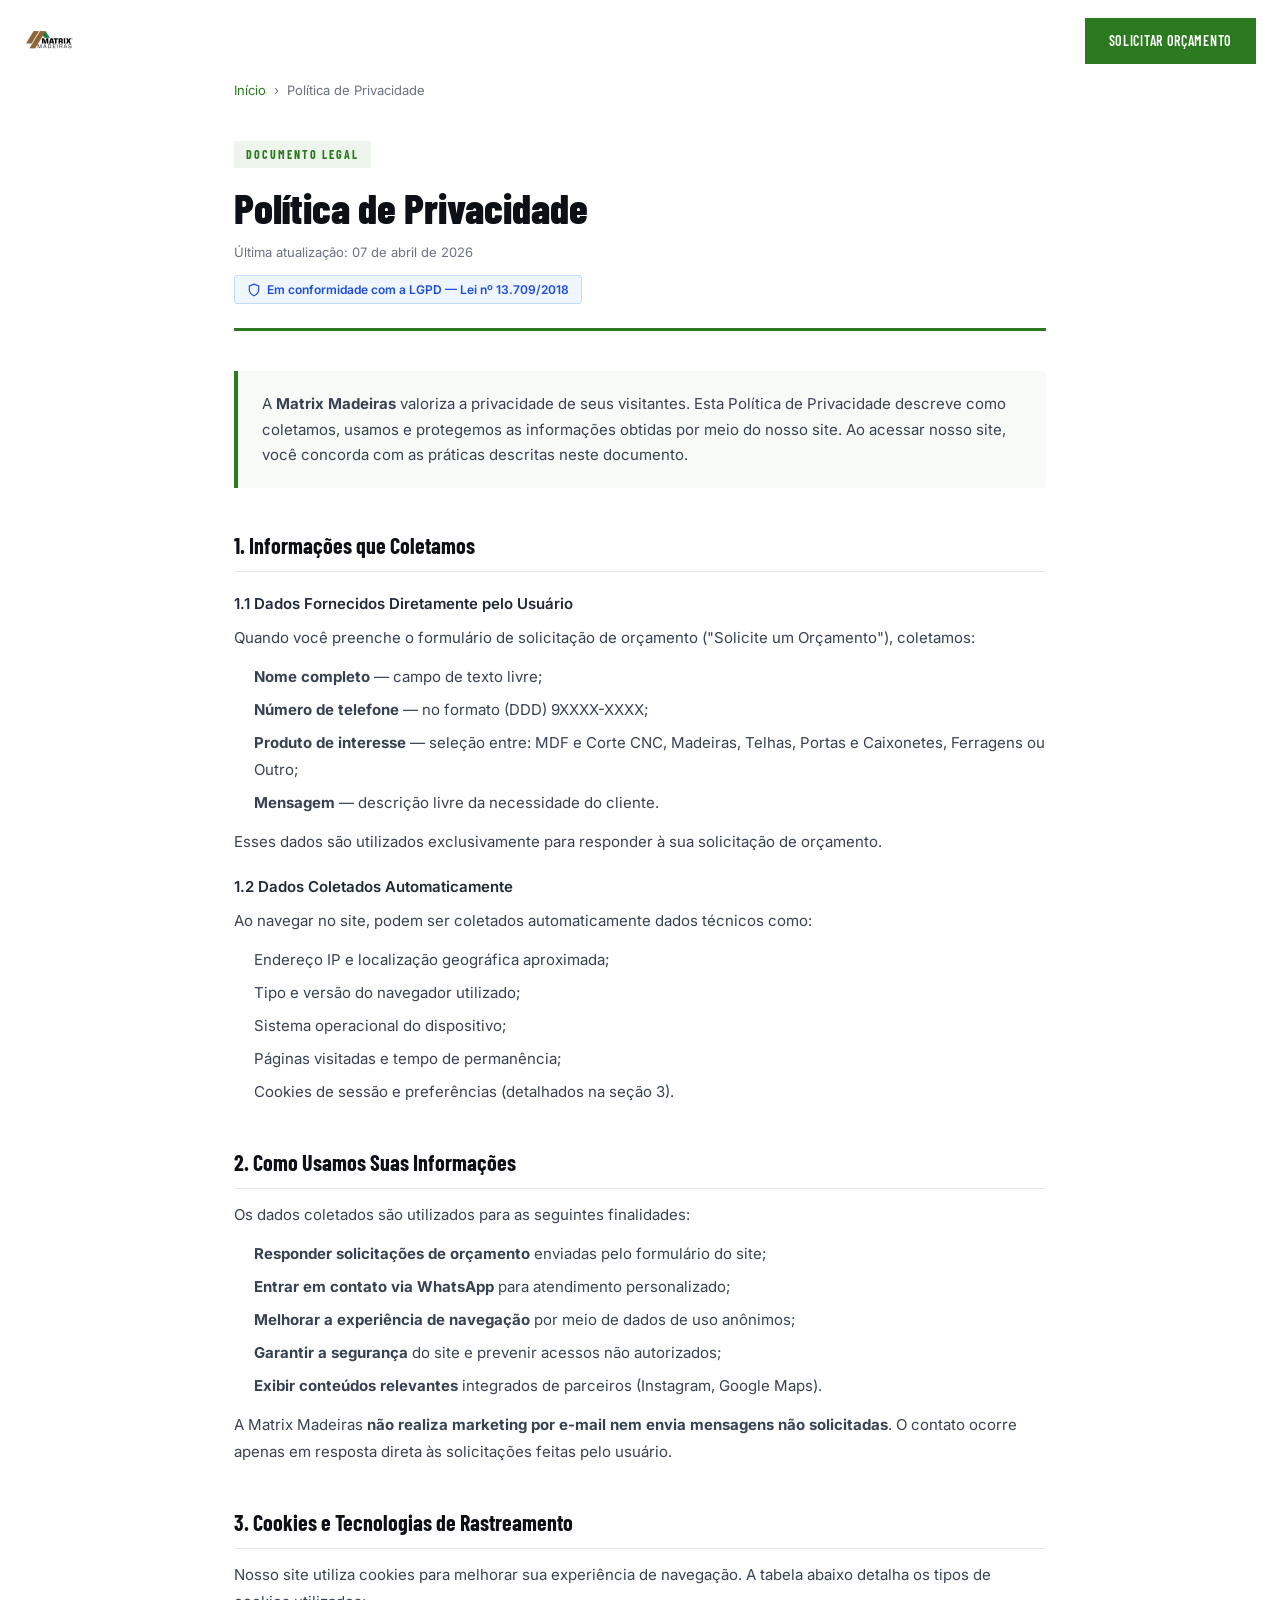
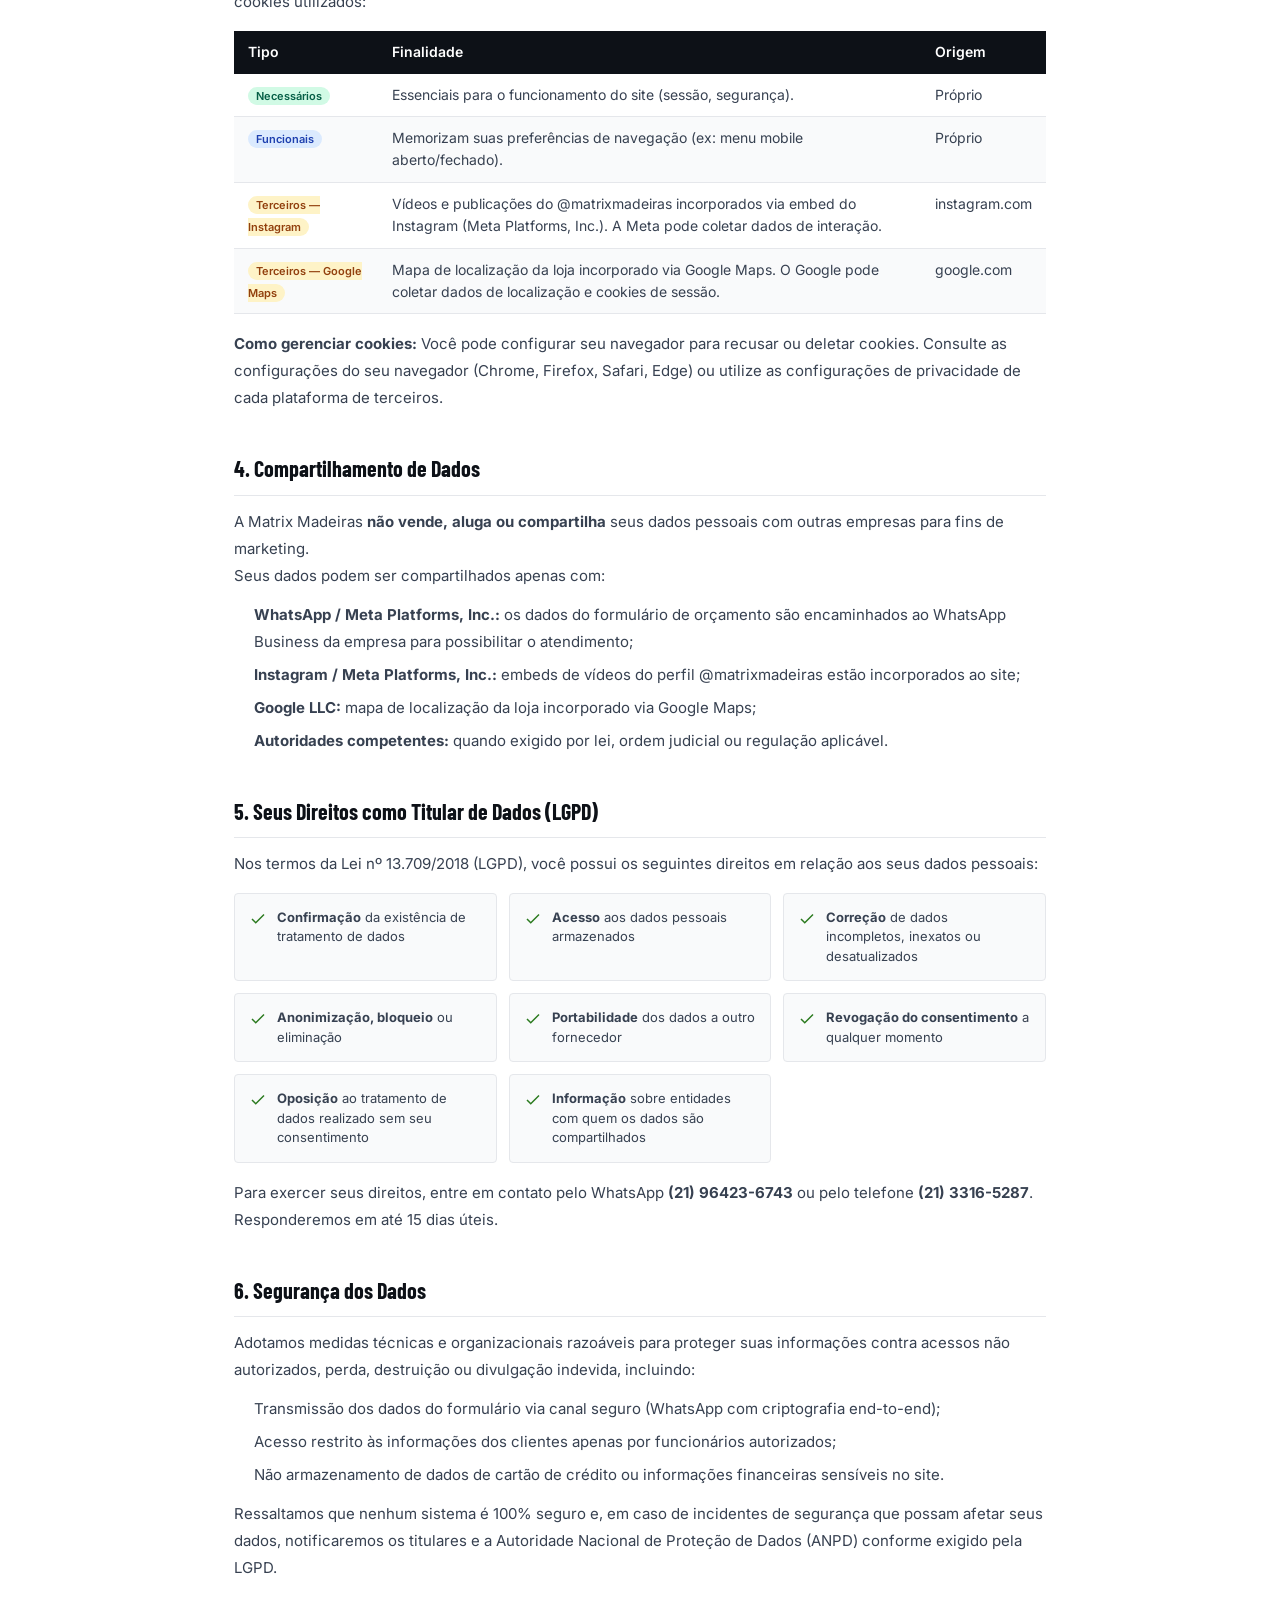
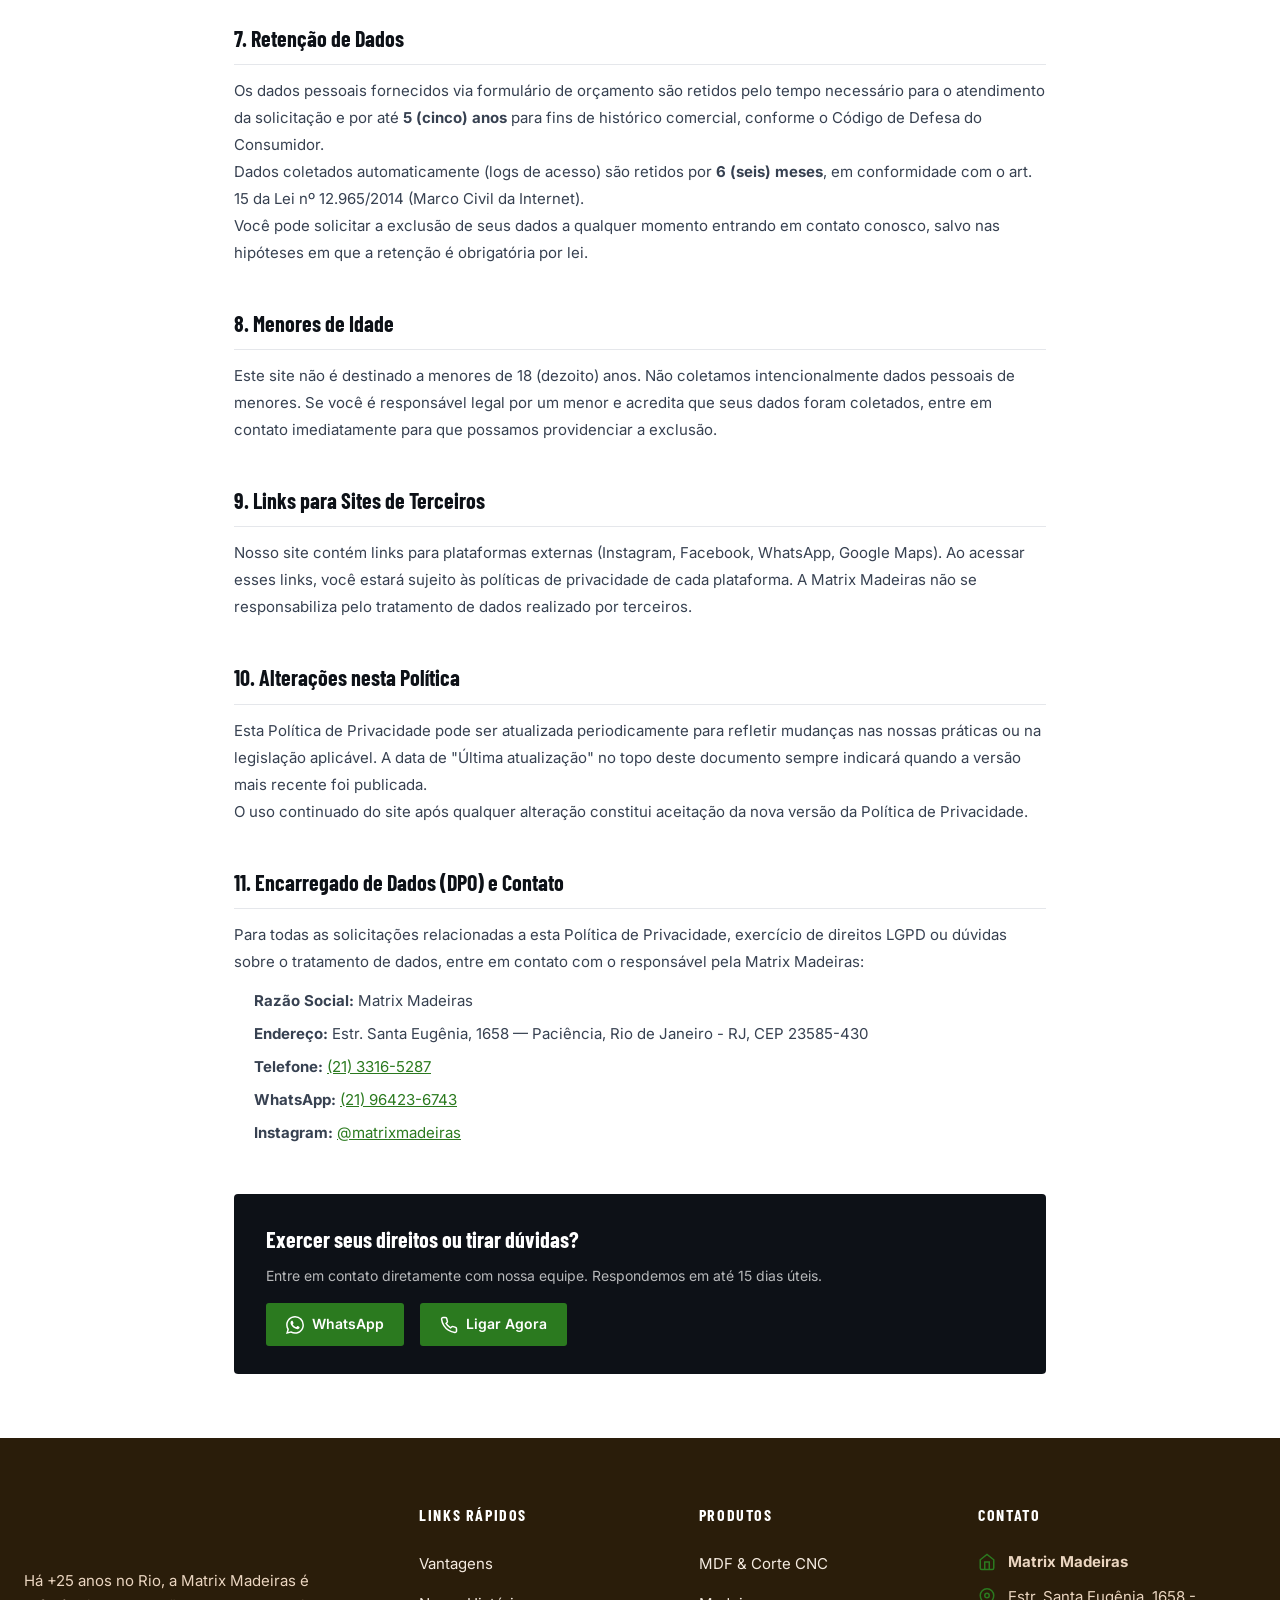
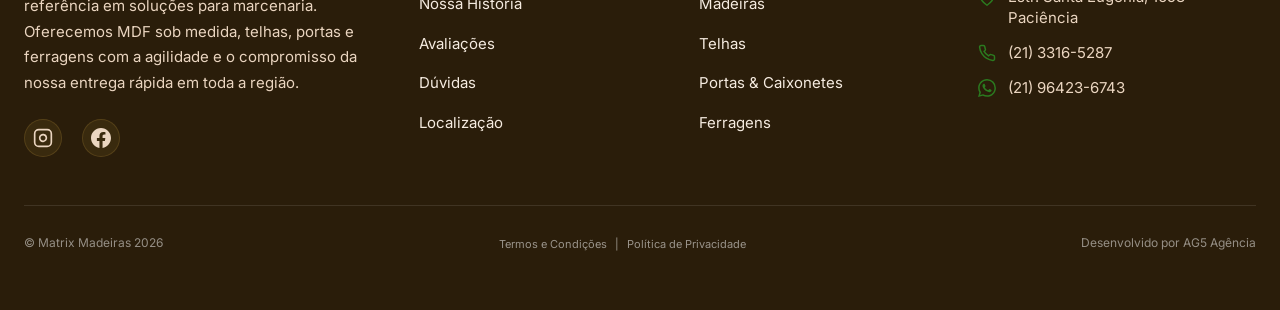
<file: politica-de-privacidade.html>
<!DOCTYPE html>
<html lang="pt-BR">

<head>
    <meta charset="UTF-8">
    <meta name="viewport" content="width=device-width, initial-scale=1.0">
    <title>Política de Privacidade | Matrix Madeiras</title>
    <meta name="description" content="Saiba como a Matrix Madeiras trata seus dados pessoais em conformidade com a LGPD (Lei 13.709/2018).">
    <meta name="robots" content="noindex, follow">

    <!-- Google Fonts -->
    <link rel="preconnect" href="https://fonts.googleapis.com">
    <link rel="preconnect" href="https://fonts.gstatic.com" crossorigin>
    <link href="https://fonts.googleapis.com/css2?family=Barlow+Condensed:ital,wght@0,400;0,600;0,700;0,800;1,600&family=Inter:wght@400;500;600&display=swap" rel="stylesheet">

    <!-- Favicon -->
    <link rel="icon" type="image/svg+xml" href="data:image/svg+xml,%3Csvg xmlns='http://www.w3.org/2000/svg' viewBox='0 0 100 100'%3E%3Crect fill='%232B7A1F' rx='15' width='100' height='100'/%3E%3Ctext x='50%25' y='50%25' dominant-baseline='central' text-anchor='middle' font-family='serif' font-size='55' font-weight='bold' fill='%23C49A3C'%3EM%3C/text%3E%3C/svg%3E">
    <link rel="alternate icon" type="image/x-icon" href="assets/icon-matrix-madeiras-madereira-marcenaria-mdf-portas-ferragens-rio-de-janeiro.ico">

    <!-- CSS principal do site -->
    <link rel="stylesheet" href="style.css">

    <style>
        /* ========================================
           Estilos específicos das páginas legais
        ======================================== */
        .legal-page {
            background: #fff;
        }

        .legal-main {
            max-width: 860px;
            margin: 0 auto;
            padding: 80px 24px 64px;
        }

        .legal-breadcrumb {
            display: flex;
            align-items: center;
            gap: 8px;
            font-family: 'Inter', sans-serif;
            font-size: 13px;
            color: #6B7280;
            margin-bottom: 40px;
        }

        .legal-breadcrumb a {
            color: #2B7A1F;
            text-decoration: none;
        }

        .legal-breadcrumb a:hover {
            text-decoration: underline;
        }

        .legal-header {
            border-bottom: 3px solid #2B7A1F;
            padding-bottom: 24px;
            margin-bottom: 40px;
        }

        .legal-label {
            display: inline-block;
            font-family: 'Barlow Condensed', sans-serif;
            font-size: 12px;
            font-weight: 700;
            letter-spacing: 2px;
            text-transform: uppercase;
            color: #2B7A1F;
            background: rgba(43, 122, 31, 0.08);
            padding: 4px 12px;
            border-radius: 2px;
            margin-bottom: 16px;
        }

        .legal-main h1 {
            font-family: 'Barlow Condensed', sans-serif;
            font-size: clamp(28px, 5vw, 42px);
            font-weight: 800;
            color: #0D1117;
            line-height: 1.1;
            margin: 0 0 12px;
        }

        .legal-update {
            font-family: 'Inter', sans-serif;
            font-size: 13px;
            color: #6B7280;
            margin: 4px 0 0;
        }

        .legal-lgpd-badge {
            display: inline-flex;
            align-items: center;
            gap: 6px;
            background: #EFF6FF;
            color: #1D4ED8;
            border: 1px solid #BFDBFE;
            border-radius: 3px;
            padding: 4px 12px;
            font-family: 'Inter', sans-serif;
            font-size: 12px;
            font-weight: 600;
            margin-top: 12px;
        }

        .legal-intro {
            background: #F8FAF7;
            border-left: 4px solid #2B7A1F;
            padding: 20px 24px;
            border-radius: 0 4px 4px 0;
            margin-bottom: 40px;
        }

        .legal-intro p {
            font-family: 'Inter', sans-serif;
            font-size: 15px;
            line-height: 1.7;
            color: #374151;
            margin: 0;
        }

        .legal-section {
            margin-bottom: 40px;
        }

        .legal-section h2 {
            font-family: 'Barlow Condensed', sans-serif;
            font-size: 22px;
            font-weight: 700;
            color: #0D1117;
            margin: 0 0 12px;
            padding-bottom: 8px;
            border-bottom: 1px solid #E5E7EB;
        }

        .legal-section h3 {
            font-family: 'Inter', sans-serif;
            font-size: 15px;
            font-weight: 600;
            color: #1F2937;
            margin: 20px 0 8px;
        }

        .legal-section p,
        .legal-section li {
            font-family: 'Inter', sans-serif;
            font-size: 15px;
            line-height: 1.8;
            color: #374151;
        }

        .legal-section ul {
            padding-left: 20px;
            margin: 12px 0;
        }

        .legal-section ul li {
            margin-bottom: 6px;
        }

        .legal-section a {
            color: #2B7A1F;
            text-decoration: underline;
        }

        /* Tabela de cookies */
        .cookies-table {
            width: 100%;
            border-collapse: collapse;
            font-family: 'Inter', sans-serif;
            font-size: 14px;
            margin: 16px 0;
        }

        .cookies-table th {
            background: #0D1117;
            color: #fff;
            padding: 10px 14px;
            text-align: left;
            font-weight: 600;
        }

        .cookies-table td {
            padding: 10px 14px;
            border-bottom: 1px solid #E5E7EB;
            color: #374151;
            vertical-align: top;
        }

        .cookies-table tr:nth-child(even) td {
            background: #F9FAFB;
        }

        .badge-necessario { color: #065F46; background: #D1FAE5; padding: 2px 8px; border-radius: 20px; font-size: 11px; font-weight: 600; }
        .badge-funcional  { color: #1E40AF; background: #DBEAFE; padding: 2px 8px; border-radius: 20px; font-size: 11px; font-weight: 600; }
        .badge-terceiros  { color: #92400E; background: #FEF3C7; padding: 2px 8px; border-radius: 20px; font-size: 11px; font-weight: 600; }

        /* Caixa de direitos LGPD */
        .direitos-grid {
            display: grid;
            grid-template-columns: repeat(auto-fit, minmax(220px, 1fr));
            gap: 12px;
            margin: 16px 0;
        }

        .direito-item {
            display: flex;
            align-items: flex-start;
            gap: 10px;
            background: #F9FAFB;
            border: 1px solid #E5E7EB;
            border-radius: 4px;
            padding: 14px;
        }

        .direito-item svg {
            flex-shrink: 0;
            margin-top: 2px;
        }

        .direito-item span {
            font-family: 'Inter', sans-serif;
            font-size: 13px;
            color: #374151;
            line-height: 1.5;
        }

        /* Caixa de contato final */
        .legal-contact-box {
            background: #0D1117;
            color: #fff;
            border-radius: 4px;
            padding: 28px 32px;
            margin-top: 48px;
        }

        .legal-contact-box h3 {
            font-family: 'Barlow Condensed', sans-serif;
            font-size: 22px;
            font-weight: 700;
            margin: 0 0 8px;
            color: #fff;
        }

        .legal-contact-box p {
            font-family: 'Inter', sans-serif;
            font-size: 14px;
            color: rgba(255,255,255,0.7);
            margin: 0 0 16px;
        }

        .legal-contact-links {
            display: flex;
            gap: 16px;
            flex-wrap: wrap;
        }

        .legal-contact-links a {
            display: inline-flex;
            align-items: center;
            gap: 8px;
            background: #2B7A1F;
            color: #fff;
            text-decoration: none;
            padding: 10px 20px;
            border-radius: 3px;
            font-family: 'Inter', sans-serif;
            font-size: 14px;
            font-weight: 600;
            transition: background 0.2s ease;
        }

        .legal-contact-links a:hover {
            background: #236318;
        }

        /* Responsivo mobile */
        @media (max-width: 600px) {
            .legal-main {
                padding: 60px 16px 48px;
            }

            .cookies-table {
                display: block;
                overflow-x: auto;
                white-space: nowrap;
            }

            .legal-contact-box {
                padding: 20px;
            }

            .legal-contact-links {
                flex-direction: column;
            }
        }
    </style>
</head>

<body class="legal-page">

    <!-- Navbar (idêntica ao site principal) -->
    <nav class="navbar" id="navbar">
        <div class="nav-main">
            <div class="container nav-main-content">
                <a href="index.html" class="logo">
                    <img src="assets/logo-desktop-matrix-madeiras-madereira-marcenaria-mdf-portas-ferragens-rio-de-janeiro.webp"
                        alt="Matrix Madeiras" class="logo-desktop" width="200" height="50">
                    <img src="assets/logo-mobile-matrix-madeiras-madereira-marcenaria-mdf-portas-ferragens-rio-de-janeiro(1).webp"
                        alt="Matrix Madeiras" class="logo-mobile" width="150" height="40">
                </a>
                <button class="nav-toggle" id="navToggle" aria-label="Menu">
                    <span></span>
                    <span></span>
                    <span></span>
                </button>
                <ul class="nav-menu" id="navMenu">
                    <li><a href="index.html#servicos" class="nav-link">Produtos</a></li>
                    <li><a href="index.html#sobre" class="nav-link">Sobre</a></li>
                    <li><a href="index.html#depoimentos" class="nav-link">Depoimentos</a></li>
                    <li><a href="index.html#faq" class="nav-link">FAQ</a></li>
                    <li><a href="index.html#contato" class="nav-link">Contato</a></li>
                    <li><a href="https://wa.me/5521964236743" class="btn btn-nav" target="_blank">Solicitar Orçamento</a></li>
                </ul>
            </div>
        </div>
    </nav>

    <main class="legal-main">

        <!-- Breadcrumb -->
        <nav class="legal-breadcrumb" aria-label="Breadcrumb">
            <a href="index.html">Início</a>
            <span>›</span>
            <span>Política de Privacidade</span>
        </nav>

        <!-- Cabeçalho da página -->
        <header class="legal-header">
            <span class="legal-label">Documento Legal</span>
            <h1>Política de Privacidade</h1>
            <p class="legal-update">Última atualização: 07 de abril de 2026</p>
            <div class="legal-lgpd-badge">
                <svg width="14" height="14" viewBox="0 0 24 24" fill="none" stroke="currentColor" stroke-width="2"><path d="M12 22s8-4 8-10V5l-8-3-8 3v7c0 6 8 10 8 10z"/></svg>
                Em conformidade com a LGPD — Lei nº 13.709/2018
            </div>
        </header>

        <!-- Introdução -->
        <div class="legal-intro">
            <p>A <strong>Matrix Madeiras</strong> valoriza a privacidade de seus visitantes. Esta Política de
                Privacidade descreve como coletamos, usamos e protegemos as informações obtidas por meio do nosso
                site. Ao acessar nosso site, você concorda com as práticas descritas neste documento.</p>
        </div>

        <!-- Seção 1 -->
        <section class="legal-section">
            <h2>1. Informações que Coletamos</h2>

            <h3>1.1 Dados Fornecidos Diretamente pelo Usuário</h3>
            <p>Quando você preenche o formulário de solicitação de orçamento ("Solicite um Orçamento"), coletamos:</p>
            <ul>
                <li><strong>Nome completo</strong> — campo de texto livre;</li>
                <li><strong>Número de telefone</strong> — no formato (DDD) 9XXXX-XXXX;</li>
                <li><strong>Produto de interesse</strong> — seleção entre: MDF e Corte CNC, Madeiras, Telhas, Portas e Caixonetes, Ferragens ou Outro;</li>
                <li><strong>Mensagem</strong> — descrição livre da necessidade do cliente.</li>
            </ul>
            <p>Esses dados são utilizados exclusivamente para responder à sua solicitação de orçamento.</p>

            <h3>1.2 Dados Coletados Automaticamente</h3>
            <p>Ao navegar no site, podem ser coletados automaticamente dados técnicos como:</p>
            <ul>
                <li>Endereço IP e localização geográfica aproximada;</li>
                <li>Tipo e versão do navegador utilizado;</li>
                <li>Sistema operacional do dispositivo;</li>
                <li>Páginas visitadas e tempo de permanência;</li>
                <li>Cookies de sessão e preferências (detalhados na seção 3).</li>
            </ul>
        </section>

        <!-- Seção 2 -->
        <section class="legal-section">
            <h2>2. Como Usamos Suas Informações</h2>
            <p>Os dados coletados são utilizados para as seguintes finalidades:</p>
            <ul>
                <li><strong>Responder solicitações de orçamento</strong> enviadas pelo formulário do site;</li>
                <li><strong>Entrar em contato via WhatsApp</strong> para atendimento personalizado;</li>
                <li><strong>Melhorar a experiência de navegação</strong> por meio de dados de uso anônimos;</li>
                <li><strong>Garantir a segurança</strong> do site e prevenir acessos não autorizados;</li>
                <li><strong>Exibir conteúdos relevantes</strong> integrados de parceiros (Instagram, Google Maps).</li>
            </ul>
            <p>A Matrix Madeiras <strong>não realiza marketing por e-mail nem envia mensagens não solicitadas</strong>.
                O contato ocorre apenas em resposta direta às solicitações feitas pelo usuário.</p>
        </section>

        <!-- Seção 3 -->
        <section class="legal-section">
            <h2>3. Cookies e Tecnologias de Rastreamento</h2>
            <p>Nosso site utiliza cookies para melhorar sua experiência de navegação. A tabela abaixo detalha
                os tipos de cookies utilizados:</p>

            <table class="cookies-table">
                <thead>
                    <tr>
                        <th>Tipo</th>
                        <th>Finalidade</th>
                        <th>Origem</th>
                    </tr>
                </thead>
                <tbody>
                    <tr>
                        <td><span class="badge-necessario">Necessários</span></td>
                        <td>Essenciais para o funcionamento do site (sessão, segurança).</td>
                        <td>Próprio</td>
                    </tr>
                    <tr>
                        <td><span class="badge-funcional">Funcionais</span></td>
                        <td>Memorizam suas preferências de navegação (ex: menu mobile aberto/fechado).</td>
                        <td>Próprio</td>
                    </tr>
                    <tr>
                        <td><span class="badge-terceiros">Terceiros — Instagram</span></td>
                        <td>Vídeos e publicações do @matrixmadeiras incorporados via embed do Instagram
                            (Meta Platforms, Inc.). A Meta pode coletar dados de interação.</td>
                        <td>instagram.com</td>
                    </tr>
                    <tr>
                        <td><span class="badge-terceiros">Terceiros — Google Maps</span></td>
                        <td>Mapa de localização da loja incorporado via Google Maps. O Google pode
                            coletar dados de localização e cookies de sessão.</td>
                        <td>google.com</td>
                    </tr>
                </tbody>
            </table>

            <p><strong>Como gerenciar cookies:</strong> Você pode configurar seu navegador para recusar ou
                deletar cookies. Consulte as configurações do seu navegador (Chrome, Firefox, Safari, Edge)
                ou utilize as configurações de privacidade de cada plataforma de terceiros.</p>
        </section>

        <!-- Seção 4 -->
        <section class="legal-section">
            <h2>4. Compartilhamento de Dados</h2>
            <p>A Matrix Madeiras <strong>não vende, aluga ou compartilha</strong> seus dados pessoais com outras
                empresas para fins de marketing.</p>
            <p>Seus dados podem ser compartilhados apenas com:</p>
            <ul>
                <li><strong>WhatsApp / Meta Platforms, Inc.:</strong> os dados do formulário de orçamento são
                    encaminhados ao WhatsApp Business da empresa para possibilitar o atendimento;</li>
                <li><strong>Instagram / Meta Platforms, Inc.:</strong> embeds de vídeos do perfil
                    @matrixmadeiras estão incorporados ao site;</li>
                <li><strong>Google LLC:</strong> mapa de localização da loja incorporado via Google Maps;</li>
                <li><strong>Autoridades competentes:</strong> quando exigido por lei, ordem judicial ou
                    regulação aplicável.</li>
            </ul>
        </section>

        <!-- Seção 5: Direitos LGPD -->
        <section class="legal-section">
            <h2>5. Seus Direitos como Titular de Dados (LGPD)</h2>
            <p>Nos termos da Lei nº 13.709/2018 (LGPD), você possui os seguintes direitos em relação aos seus
                dados pessoais:</p>

            <div class="direitos-grid">
                <div class="direito-item">
                    <svg width="18" height="18" viewBox="0 0 24 24" fill="none" stroke="#2B7A1F" stroke-width="2"><polyline points="20 6 9 17 4 12"/></svg>
                    <span><strong>Confirmação</strong> da existência de tratamento de dados</span>
                </div>
                <div class="direito-item">
                    <svg width="18" height="18" viewBox="0 0 24 24" fill="none" stroke="#2B7A1F" stroke-width="2"><polyline points="20 6 9 17 4 12"/></svg>
                    <span><strong>Acesso</strong> aos dados pessoais armazenados</span>
                </div>
                <div class="direito-item">
                    <svg width="18" height="18" viewBox="0 0 24 24" fill="none" stroke="#2B7A1F" stroke-width="2"><polyline points="20 6 9 17 4 12"/></svg>
                    <span><strong>Correção</strong> de dados incompletos, inexatos ou desatualizados</span>
                </div>
                <div class="direito-item">
                    <svg width="18" height="18" viewBox="0 0 24 24" fill="none" stroke="#2B7A1F" stroke-width="2"><polyline points="20 6 9 17 4 12"/></svg>
                    <span><strong>Anonimização, bloqueio</strong> ou eliminação</span>
                </div>
                <div class="direito-item">
                    <svg width="18" height="18" viewBox="0 0 24 24" fill="none" stroke="#2B7A1F" stroke-width="2"><polyline points="20 6 9 17 4 12"/></svg>
                    <span><strong>Portabilidade</strong> dos dados a outro fornecedor</span>
                </div>
                <div class="direito-item">
                    <svg width="18" height="18" viewBox="0 0 24 24" fill="none" stroke="#2B7A1F" stroke-width="2"><polyline points="20 6 9 17 4 12"/></svg>
                    <span><strong>Revogação do consentimento</strong> a qualquer momento</span>
                </div>
                <div class="direito-item">
                    <svg width="18" height="18" viewBox="0 0 24 24" fill="none" stroke="#2B7A1F" stroke-width="2"><polyline points="20 6 9 17 4 12"/></svg>
                    <span><strong>Oposição</strong> ao tratamento de dados realizado sem seu consentimento</span>
                </div>
                <div class="direito-item">
                    <svg width="18" height="18" viewBox="0 0 24 24" fill="none" stroke="#2B7A1F" stroke-width="2"><polyline points="20 6 9 17 4 12"/></svg>
                    <span><strong>Informação</strong> sobre entidades com quem os dados são compartilhados</span>
                </div>
            </div>

            <p>Para exercer seus direitos, entre em contato pelo WhatsApp <strong>(21) 96423-6743</strong> ou
                pelo telefone <strong>(21) 3316-5287</strong>. Responderemos em até 15 dias úteis.</p>
        </section>

        <!-- Seção 6 -->
        <section class="legal-section">
            <h2>6. Segurança dos Dados</h2>
            <p>Adotamos medidas técnicas e organizacionais razoáveis para proteger suas informações contra
                acessos não autorizados, perda, destruição ou divulgação indevida, incluindo:</p>
            <ul>
                <li>Transmissão dos dados do formulário via canal seguro (WhatsApp com criptografia end-to-end);</li>
                <li>Acesso restrito às informações dos clientes apenas por funcionários autorizados;</li>
                <li>Não armazenamento de dados de cartão de crédito ou informações financeiras sensíveis no site.</li>
            </ul>
            <p>Ressaltamos que nenhum sistema é 100% seguro e, em caso de incidentes de segurança que possam
                afetar seus dados, notificaremos os titulares e a Autoridade Nacional de Proteção de Dados
                (ANPD) conforme exigido pela LGPD.</p>
        </section>

        <!-- Seção 7 -->
        <section class="legal-section">
            <h2>7. Retenção de Dados</h2>
            <p>Os dados pessoais fornecidos via formulário de orçamento são retidos pelo tempo necessário para
                o atendimento da solicitação e por até <strong>5 (cinco) anos</strong> para fins de histórico
                comercial, conforme o Código de Defesa do Consumidor.</p>
            <p>Dados coletados automaticamente (logs de acesso) são retidos por <strong>6 (seis) meses</strong>,
                em conformidade com o art. 15 da Lei nº 12.965/2014 (Marco Civil da Internet).</p>
            <p>Você pode solicitar a exclusão de seus dados a qualquer momento entrando em contato conosco,
                salvo nas hipóteses em que a retenção é obrigatória por lei.</p>
        </section>

        <!-- Seção 8 -->
        <section class="legal-section">
            <h2>8. Menores de Idade</h2>
            <p>Este site não é destinado a menores de 18 (dezoito) anos. Não coletamos intencionalmente dados
                pessoais de menores. Se você é responsável legal por um menor e acredita que seus dados foram
                coletados, entre em contato imediatamente para que possamos providenciar a exclusão.</p>
        </section>

        <!-- Seção 9 -->
        <section class="legal-section">
            <h2>9. Links para Sites de Terceiros</h2>
            <p>Nosso site contém links para plataformas externas (Instagram, Facebook, WhatsApp, Google Maps).
                Ao acessar esses links, você estará sujeito às políticas de privacidade de cada plataforma.
                A Matrix Madeiras não se responsabiliza pelo tratamento de dados realizado por terceiros.</p>
        </section>

        <!-- Seção 10 -->
        <section class="legal-section">
            <h2>10. Alterações nesta Política</h2>
            <p>Esta Política de Privacidade pode ser atualizada periodicamente para refletir mudanças nas
                nossas práticas ou na legislação aplicável. A data de "Última atualização" no topo deste
                documento sempre indicará quando a versão mais recente foi publicada.</p>
            <p>O uso continuado do site após qualquer alteração constitui aceitação da nova versão da Política
                de Privacidade.</p>
        </section>

        <!-- Seção 11: Encarregado / DPO -->
        <section class="legal-section">
            <h2>11. Encarregado de Dados (DPO) e Contato</h2>
            <p>Para todas as solicitações relacionadas a esta Política de Privacidade, exercício de direitos
                LGPD ou dúvidas sobre o tratamento de dados, entre em contato com o responsável pela
                Matrix Madeiras:</p>
            <ul>
                <li><strong>Razão Social:</strong> Matrix Madeiras</li>
                <li><strong>Endereço:</strong> Estr. Santa Eugênia, 1658 — Paciência, Rio de Janeiro - RJ, CEP 23585-430</li>
                <li><strong>Telefone:</strong> <a href="tel:+552133165287">(21) 3316-5287</a></li>
                <li><strong>WhatsApp:</strong> <a href="https://wa.me/5521964236743" target="_blank">(21) 96423-6743</a></li>
                <li><strong>Instagram:</strong> <a href="https://www.instagram.com/matrixmadeiras/" target="_blank">@matrixmadeiras</a></li>
            </ul>
        </section>

        <!-- Caixa de contato final -->
        <div class="legal-contact-box">
            <h3>Exercer seus direitos ou tirar dúvidas?</h3>
            <p>Entre em contato diretamente com nossa equipe. Respondemos em até 15 dias úteis.</p>
            <div class="legal-contact-links">
                <a href="https://wa.me/5521964236743" target="_blank">
                    <svg width="18" height="18" viewBox="0 0 24 24" fill="currentColor"><path d="M17.472 14.382c-.297-.149-1.758-.867-2.03-.967-.273-.099-.471-.148-.67.15-.197.297-.767.966-.94 1.164-.173.199-.347.223-.644.075-.297-.15-1.255-.463-2.39-1.475-.883-.788-1.48-1.761-1.653-2.059-.173-.297-.018-.458.13-.606.134-.133.298-.347.446-.52.149-.174.198-.298.298-.497.099-.198.05-.371-.025-.52-.075-.149-.669-1.612-.916-2.207-.242-.579-.487-.5-.669-.51-.173-.008-.371-.01-.57-.01-.198 0-.52.074-.792.372-.272.297-1.04 1.016-1.04 2.479 0 1.462 1.065 2.875 1.213 3.074.149.198 2.096 3.2 5.077 4.487.709.306 1.262.489 1.694.625.712.227 1.36.195 1.871.118.571-.085 1.758-.719 2.006-1.413.248-.694.248-1.289.173-1.413-.074-.124-.272-.198-.57-.347m-5.421 7.403h-.004a9.87 9.87 0 01-5.031-1.378l-.361-.214-3.741.982.998-3.648-.235-.374a9.86 9.86 0 01-1.51-5.26c.001-5.45 4.436-9.884 9.888-9.884 2.64 0 5.122 1.03 6.988 2.898a9.825 9.825 0 012.893 6.994c-.003 5.45-4.437 9.884-9.885 9.884m8.413-18.297A11.815 11.815 0 0012.05 0C5.495 0 .16 5.335.157 11.892c0 2.096.547 4.142 1.588 5.945L.057 24l6.305-1.654a11.882 11.882 0 005.683 1.448h.005c6.554 0 11.89-5.335 11.893-11.893a11.821 11.821 0 00-3.48-8.413z"/></svg>
                    WhatsApp
                </a>
                <a href="tel:+552133165287">
                    <svg width="18" height="18" viewBox="0 0 24 24" fill="none" stroke="currentColor" stroke-width="2"><path d="M22 16.92v3a2 2 0 0 1-2.18 2 19.79 19.79 0 0 1-8.63-3.07 19.5 19.5 0 0 1-6-6 19.79 19.79 0 0 1-3.07-8.67A2 2 0 0 1 4.11 2h3a2 2 0 0 1 2 1.72 12.84 12.84 0 0 0 .7 2.81 2 2 0 0 1-.45 2.11L8.09 9.91a16 16 0 0 0 6 6l1.27-1.27a2 2 0 0 1 2.11-.45 12.84 12.84 0 0 0 2.81.7A2 2 0 0 1 22 16.92z"/></svg>
                    Ligar Agora
                </a>
            </div>
        </div>

    </main>

    <!-- Footer (idêntico ao site principal) -->
    <footer class="footer">
        <div class="container">
            <div class="footer-grid">
                <div class="footer-brand">
                    <img src="assets/logo-desktop-matrix-madeiras-madereira-marcenaria-mdf-portas-ferragens-rio-de-janeiro.webp"
                        alt="Matrix Madeiras" class="footer-logo" width="200" height="50">
                    <p>Há +25 anos no Rio, a Matrix Madeiras é referência em soluções para marcenaria. Oferecemos MDF sob medida, telhas, portas e ferragens com a agilidade e o compromisso da nossa entrega rápida em toda a região.</p>
                    <div class="footer-social">
                        <div class="social-links">
                            <a href="https://www.instagram.com/matrixmadeiras/" target="_blank" aria-label="Instagram">
                                <svg width="20" height="20" viewBox="0 0 24 24" fill="none" stroke="currentColor" stroke-width="2">
                                    <rect x="2" y="2" width="20" height="20" rx="5" ry="5" />
                                    <path d="M16 11.37A4 4 0 1 1 12.63 8 4 4 0 0 1 16 11.37z" />
                                    <line x1="17.5" y1="6.5" x2="17.51" y2="6.5" />
                                </svg>
                            </a>
                            <a href="https://www.facebook.com/matrixmadeiras/" target="_blank" aria-label="Facebook">
                                <svg width="20" height="20" viewBox="0 0 24 24" fill="currentColor">
                                    <path d="M24 12.073c0-6.627-5.373-12-12-12s-12 5.373-12 12c0 5.99 4.388 10.954 10.125 11.854v-8.385H7.078v-3.47h3.047V9.43c0-3.007 1.792-4.669 4.533-4.669 1.312 0 2.686.235 2.686.235v2.953H15.83c-1.491 0-1.956.925-1.956 1.874v2.25h3.328l-.532 3.47h-2.796v8.385C19.612 23.027 24 18.062 24 12.073z" />
                                </svg>
                            </a>
                        </div>
                    </div>
                </div>
                <div class="footer-links">
                    <h4>Links Rápidos</h4>
                    <ul>
                        <li><a href="index.html#pain-solution">Vantagens</a></li>
                        <li><a href="index.html#sobre">Nossa História</a></li>
                        <li><a href="index.html#depoimentos">Avaliações</a></li>
                        <li><a href="index.html#faq">Dúvidas</a></li>
                        <li><a href="index.html#contato">Localização</a></li>
                    </ul>
                </div>
                <div class="footer-links">
                    <h4>Produtos</h4>
                    <ul>
                        <li><a href="index.html#servicos">MDF & Corte CNC</a></li>
                        <li><a href="index.html#servicos">Madeiras</a></li>
                        <li><a href="index.html#servicos">Telhas</a></li>
                        <li><a href="index.html#servicos">Portas & Caixonetes</a></li>
                        <li><a href="index.html#servicos">Ferragens</a></li>
                    </ul>
                </div>
                <div class="footer-contato">
                    <h4>Contato</h4>
                    <ul>
                        <li>
                            <svg width="18" height="18" viewBox="0 0 24 24" fill="none" stroke="currentColor" stroke-width="2">
                                <path d="M3 9l9-7 9 7v11a2 2 0 0 1-2 2H5a2 2 0 0 1-2-2z" />
                                <polyline points="9 22 9 12 15 12 15 22" />
                            </svg>
                            <a href="https://share.google/4YWBnwGMaH0EiP37d" target="_blank"><strong>Matrix Madeiras</strong></a>
                        </li>
                        <li>
                            <svg width="18" height="18" viewBox="0 0 24 24" fill="none" stroke="currentColor" stroke-width="2">
                                <path d="M21 10c0 7-9 13-9 13s-9-6-9-13a9 9 0 0 1 18 0z" />
                                <circle cx="12" cy="10" r="3" />
                            </svg>
                            <a href="https://www.google.com/maps/dir/?api=1&destination=-22.93114010,-43.63592490" target="_blank">
                                Estr. Santa Eugênia, 1658 - Paciência
                            </a>
                        </li>
                        <li>
                            <svg width="18" height="18" viewBox="0 0 24 24" fill="none" stroke="currentColor" stroke-width="2">
                                <path d="M22 16.92v3a2 2 0 0 1-2.18 2 19.79 19.79 0 0 1-8.63-3.07 19.5 19.5 0 0 1-6-6 19.79 19.79 0 0 1-3.07-8.67A2 2 0 0 1 4.11 2h3a2 2 0 0 1 2 1.72 12.84 12.84 0 0 0 .7 2.81 2 2 0 0 1-.45 2.11L8.09 9.91a16 16 0 0 0 6 6l1.27-1.27a2 2 0 0 1 2.11-.45 12.84 12.84 0 0 0 2.81.7A2 2 0 0 1 22 16.92z" />
                            </svg>
                            <a href="tel:+552133165287">(21) 3316-5287</a>
                        </li>
                        <li>
                            <svg width="18" height="18" viewBox="0 0 24 24" fill="currentColor"><path d="M17.472 14.382c-.297-.149-1.758-.867-2.03-.967-.273-.099-.471-.148-.67.15-.197.297-.767.966-.94 1.164-.173.199-.347.223-.644.075-.297-.15-1.255-.463-2.39-1.475-.883-.788-1.48-1.761-1.653-2.059-.173-.297-.018-.458.13-.606.134-.133.298-.347.446-.52.149-.174.198-.298.298-.497.099-.198.05-.371-.025-.52-.075-.149-.669-1.612-.916-2.207-.242-.579-.487-.5-.669-.51-.173-.008-.371-.01-.57-.01-.198 0-.52.074-.792.372-.272.297-1.04 1.016-1.04 2.479 0 1.462 1.065 2.875 1.213 3.074.149.198 2.096 3.2 5.077 4.487.709.306 1.262.489 1.694.625.712.227 1.36.195 1.871.118.571-.085 1.758-.719 2.006-1.413.248-.694.248-1.289.173-1.413-.074-.124-.272-.198-.57-.347m-5.421 7.403h-.004a9.87 9.87 0 01-5.031-1.378l-.361-.214-3.741.982.998-3.648-.235-.374a9.86 9.86 0 01-1.51-5.26c.001-5.45 4.436-9.884 9.888-9.884 2.64 0 5.122 1.03 6.988 2.898a9.825 9.825 0 012.893 6.994c-.003 5.45-4.437 9.884-9.885 9.884m8.413-18.297A11.815 11.815 0 0012.05 0C5.495 0 .16 5.335.157 11.892c0 2.096.547 4.142 1.588 5.945L.057 24l6.305-1.654a11.882 11.882 0 005.683 1.448h.005c6.554 0 11.89-5.335 11.893-11.893a11.821 11.821 0 00-3.48-8.413z"/></svg>
                            <a href="https://wa.me/5521964236743" target="_blank">(21) 96423-6743</a>
                        </li>
                    </ul>
                </div>
            </div>
            <div class="footer-bottom">
                <p>© Matrix Madeiras 2026</p>
                <div class="footer-legal-links" style="margin-top: 6px; font-size: 11px; opacity: 0.7;">
                    <a href="termos-e-condicoes.html" style="text-decoration: none; color: inherit;">Termos e Condições</a>
                    <span style="margin: 0 8px;">|</span>
                    <a href="politica-de-privacidade.html" style="text-decoration: none; color: inherit;">Política de Privacidade</a>
                </div>
                <p>Desenvolvido por <a href="https://www.ag5agencia.com.br" target="_blank" class="ag5-link">AG5</a> Agência</p>
            </div>
        </div>
    </footer>

    <script src="script.js"></script>

    <!-- ========================================
         MOBILE DRAWER PREMIUM
         ======================================== -->
    <!-- Overlay do Drawer -->
    <div class="drawer-overlay" id="drawerOverlay"></div>
    
    <!-- Drawer Menu -->
    <aside class="drawer" id="drawer" aria-label="Menu de navegação mobile">
        <div class="drawer-header">
            <a href="index.html" class="drawer-logo">
                <img src="assets/logo-desktop-matrix-madeiras-madereira-marcenaria-mdf-portas-ferragens-rio-de-janeiro.webp" 
                     alt="Matrix Madeiras" width="160" height="40">
            </a>
            <button class="drawer-close" id="drawerClose" aria-label="Fechar menu">
                <svg width="24" height="24" viewBox="0 0 24 24" fill="none" stroke="currentColor" stroke-width="2">
                    <line x1="18" y1="6" x2="6" y2="18"></line>
                    <line x1="6" y1="6" x2="18" y2="18"></line>
                </svg>
            </button>
        </div>
        <nav class="drawer-nav">
            <ul class="drawer-menu">
                <li><a href="index.html#servicos" class="drawer-link">Produtos</a></li>
                <li><a href="index.html#sobre" class="drawer-link">Sobre</a></li>
                <li><a href="index.html#depoimentos" class="drawer-link">Depoimentos</a></li>
                <li><a href="index.html#faq" class="drawer-link">FAQ</a></li>
                <li><a href="index.html#contato" class="drawer-link">Contato</a></li>
            </ul>
        </nav>
        <div class="drawer-footer">
            <a href="https://wa.me/5521964236743?text=Ol%C3%A1%2C%20vim%20atrav%C3%A9s%20do%20site%20e%20gostaria%20de%20uma%20informa%C3%A7%C3%A3o." 
               class="btn btn-drawer" target="_blank">
                <svg width="20" height="20" viewBox="0 0 24 24" fill="currentColor">
                    <path d="M17.472 14.382c-.297-.149-1.758-.867-2.03-.967-.273-.099-.471-.148-.67.15-.197.297-.767.966-.94 1.164-.173.199-.347.223-.644.075-.297-.15-1.255-.463-2.39-1.475-.883-.788-1.48-1.761-1.653-2.059-.173-.297-.018-.458.13-.606.134-.133.298-.347.446-.52.149-.174.198-.298.298-.497.099-.198.05-.371-.025-.52-.075-.149-.669-1.612-.916-2.207-.242-.579-.487-.5-.669-.51-.173-.008-.371-.01-.57-.01-.198 0-.52.074-.792.372-.272.297-1.04 1.016-1.04 2.479 0 1.462 1.065 2.875 1.213 3.074.149.198 2.096 3.2 5.077 4.487.709.306 1.262.489 1.694.625.712.227 1.36.195 1.871.118.571-.085 1.758-.719 2.006-1.413.248-.694.248-1.289.173-1.413-.074-.124-.272-.198-.57-.347m-5.421 7.403h-.004a9.87 9.87 0 01-5.031-1.378l-.361-.214-3.741.982.998-3.648-.235-.374a9.86 9.86 0 01-1.51-5.26c.001-5.45 4.436-9.884 9.888-9.884 2.64 0 5.122 1.03 6.988 2.898a9.825 9.825 0 012.893 6.994c-.003 5.45-4.437 9.884-9.885 9.884m8.413-18.297A11.815 11.815 0 0012.05 0C5.495 0 .16 5.335.157 11.892c0 2.096.547 4.142 1.588 5.945L.057 24l6.305-1.654a11.882 11.882 0 005.683 1.448h.005c6.554 0 11.89-5.335 11.893-11.893a11.821 11.821 0 00-3.48-8.413z"/>
                </svg>
                Solicitar Orçamento
            </a>
        </div>
    </aside>

<script src="https://control-blog.ag5agencia.site/r.js" data-c="matrix-madeiras" defer></script>
</body>

</html>
</file>
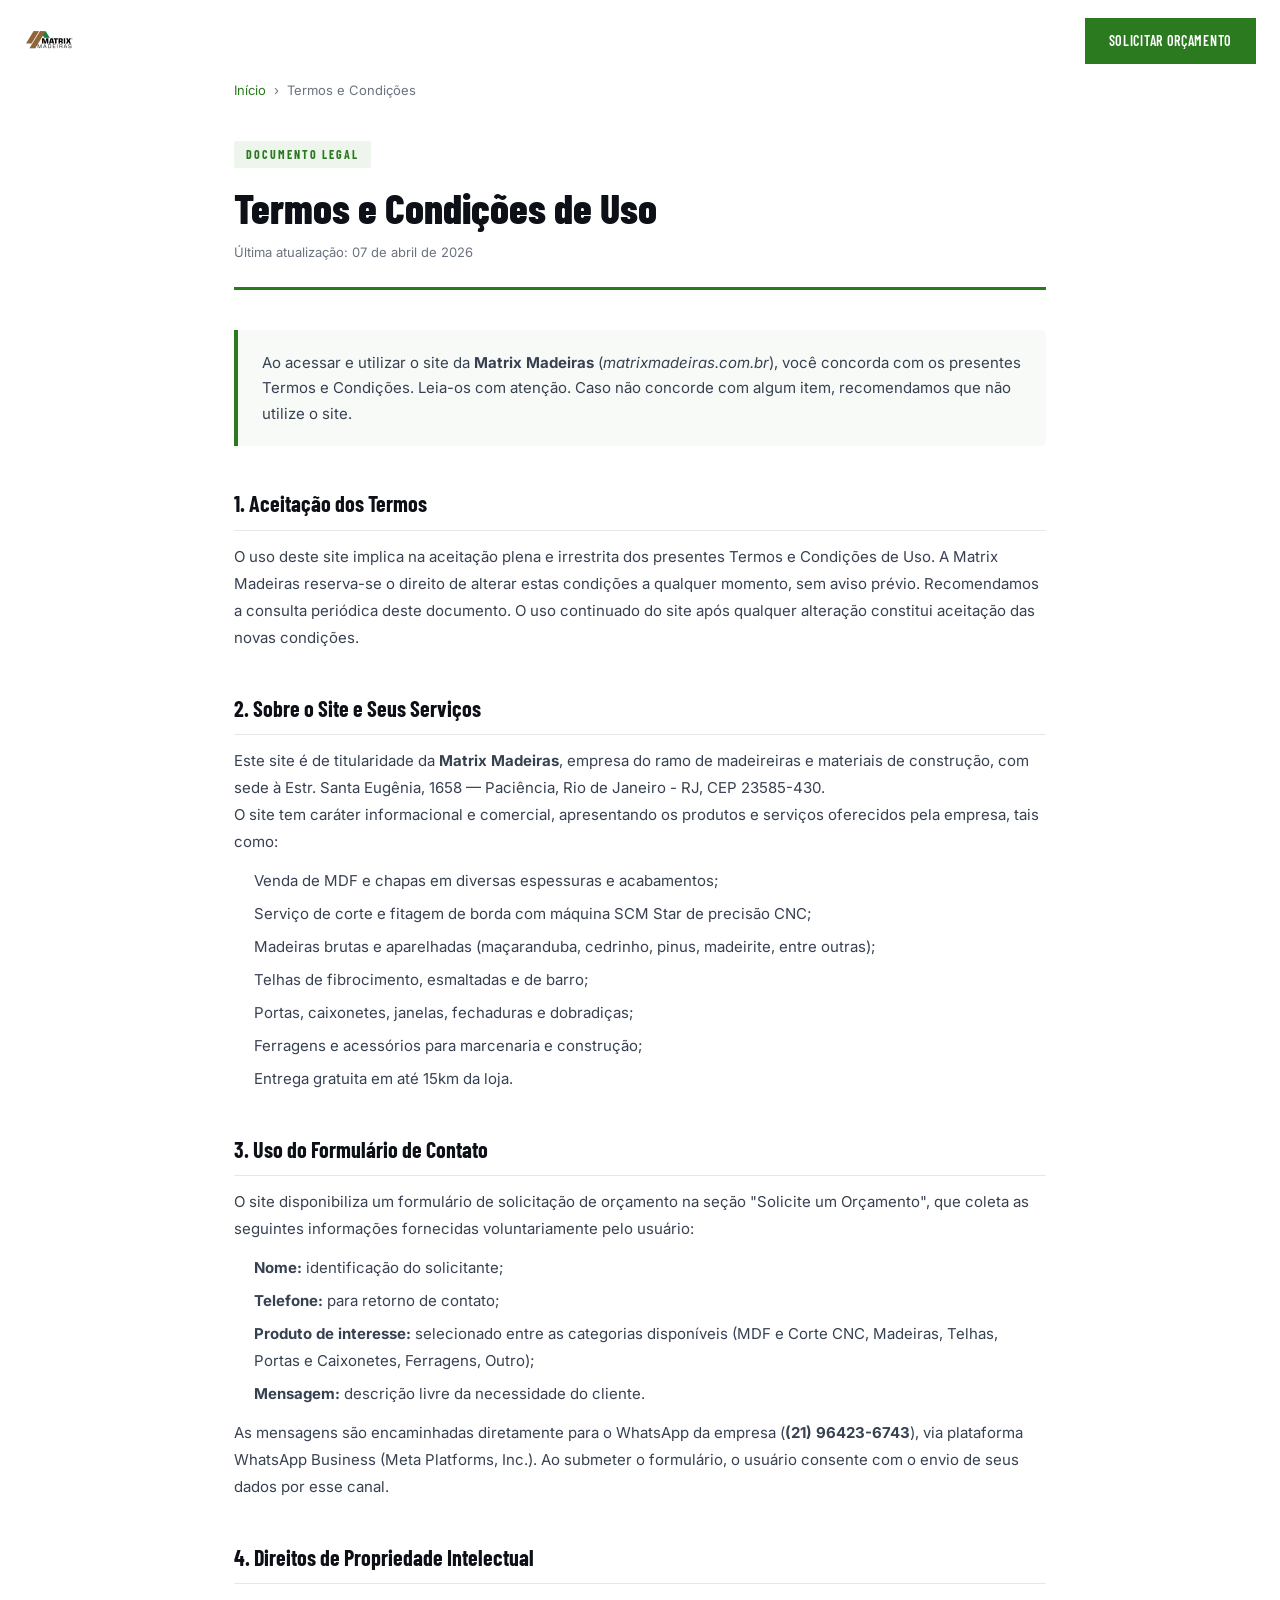
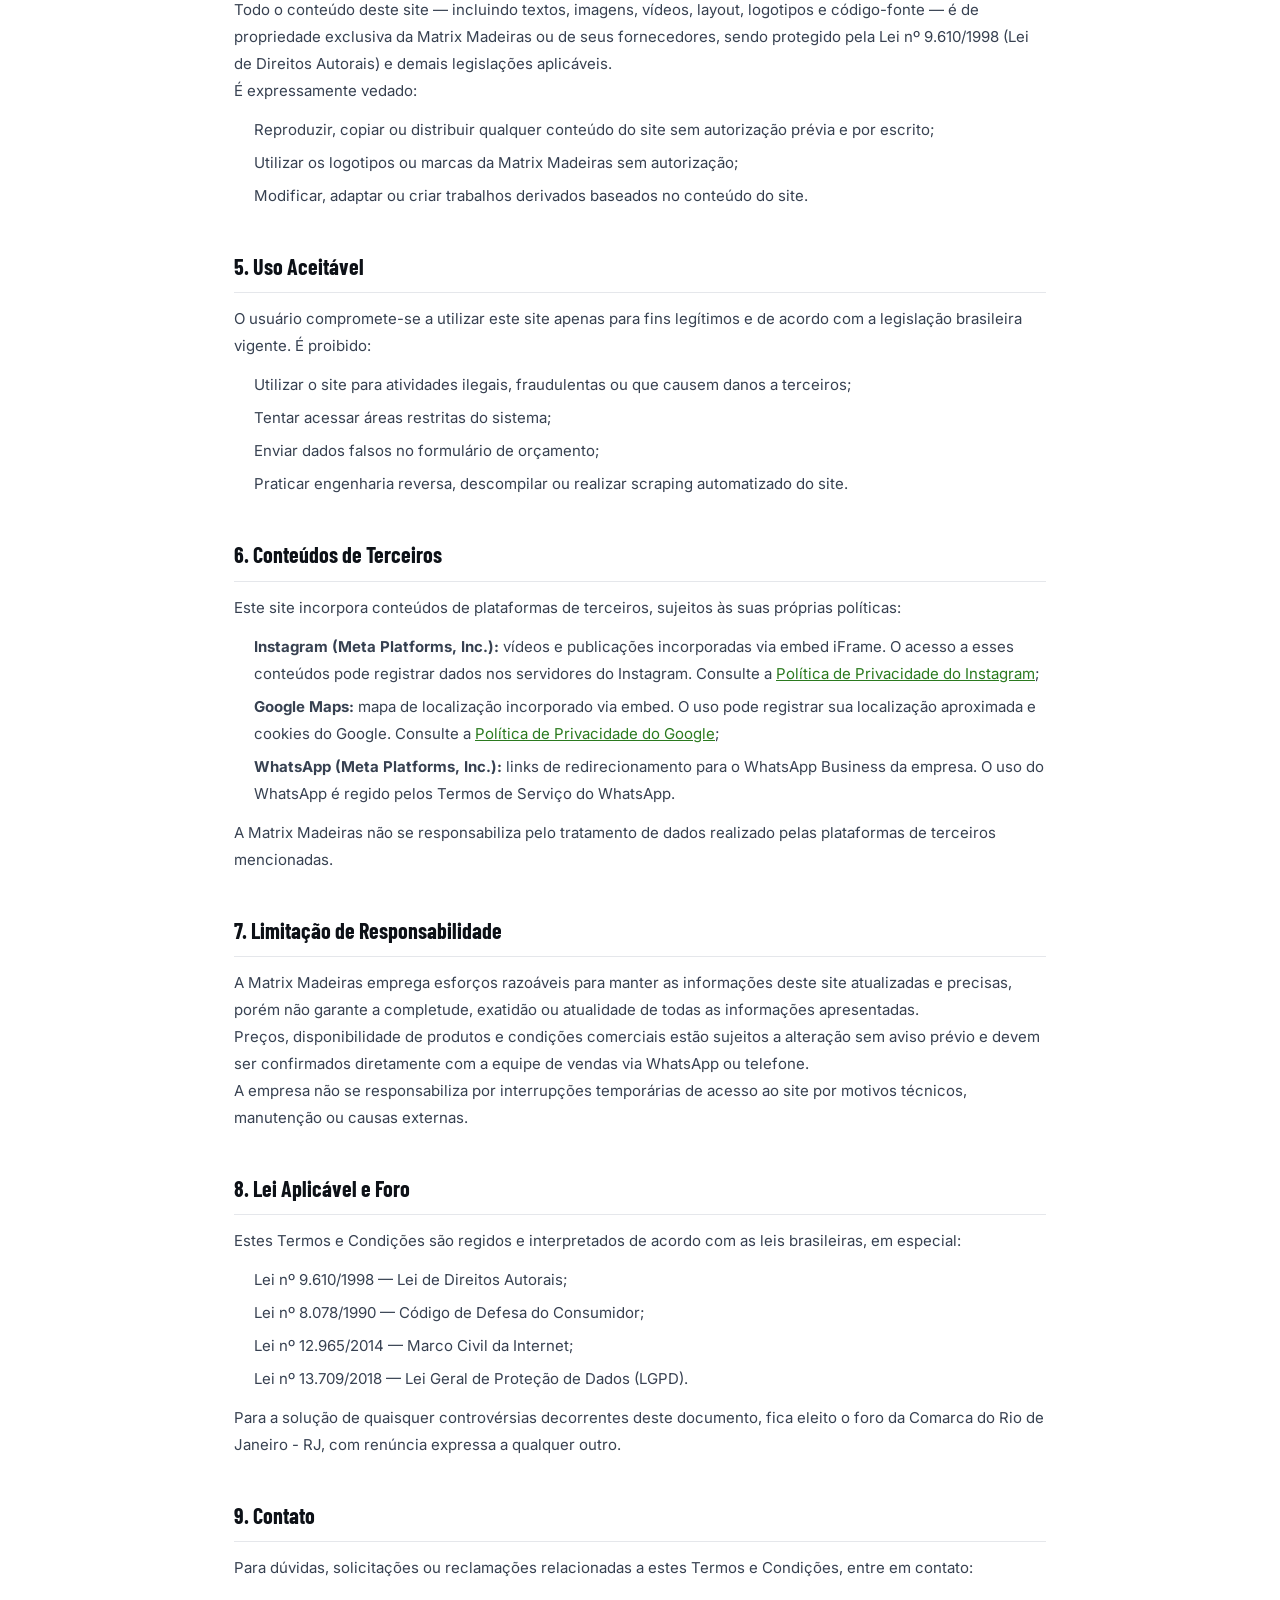
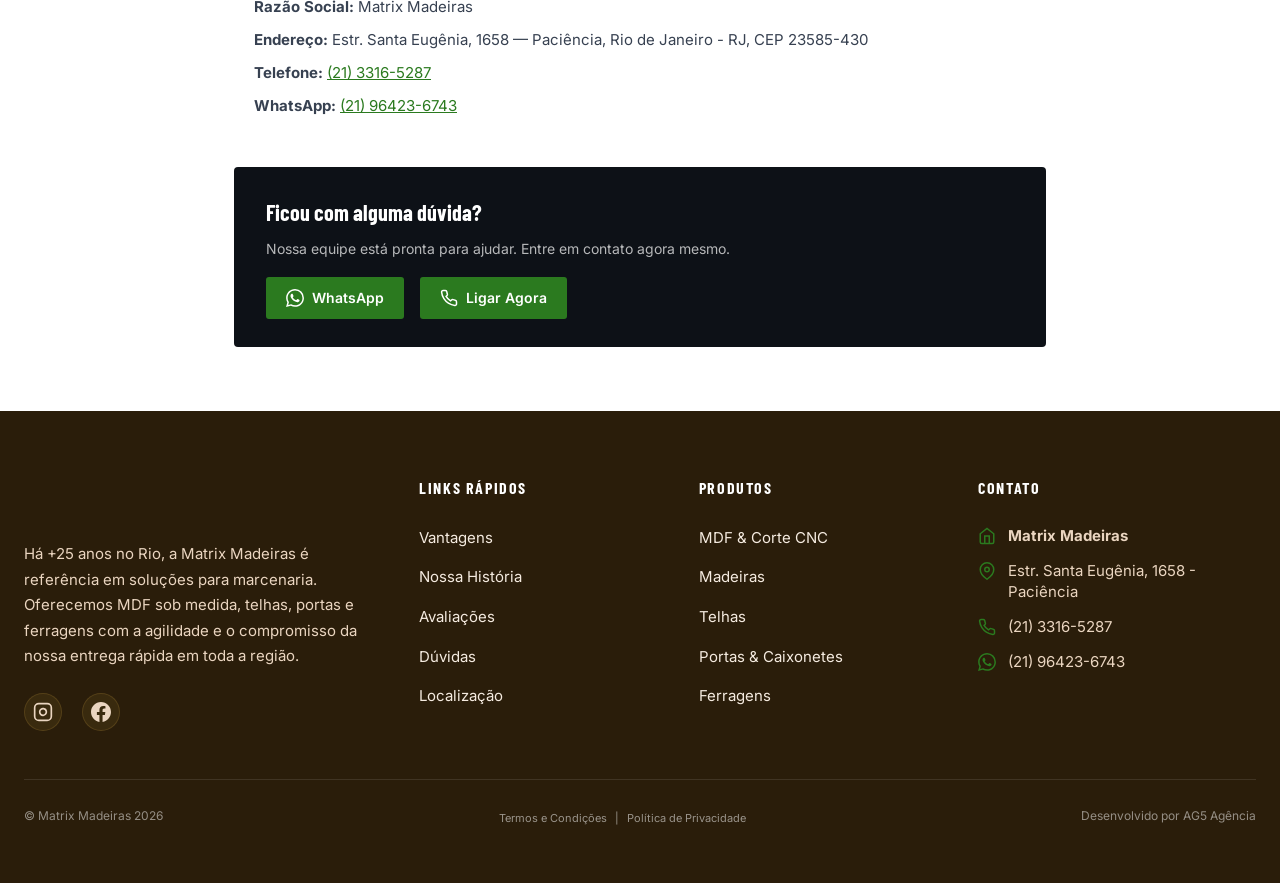
<file: termos-e-condicoes.html>
<!DOCTYPE html>
<html lang="pt-BR">

<head>
    <meta charset="UTF-8">
    <meta name="viewport" content="width=device-width, initial-scale=1.0">
    <title>Termos e Condições de Uso | Matrix Madeiras</title>
    <meta name="description" content="Leia os Termos e Condições de Uso do site da Matrix Madeiras, madeireira em Paciência - RJ.">
    <meta name="robots" content="noindex, follow">

    <!-- Google Fonts -->
    <link rel="preconnect" href="https://fonts.googleapis.com">
    <link rel="preconnect" href="https://fonts.gstatic.com" crossorigin>
    <link href="https://fonts.googleapis.com/css2?family=Barlow+Condensed:ital,wght@0,400;0,600;0,700;0,800;1,600&family=Inter:wght@400;500;600&display=swap" rel="stylesheet">

    <!-- Favicon -->
    <link rel="icon" type="image/svg+xml" href="data:image/svg+xml,%3Csvg xmlns='http://www.w3.org/2000/svg' viewBox='0 0 100 100'%3E%3Crect fill='%232B7A1F' rx='15' width='100' height='100'/%3E%3Ctext x='50%25' y='50%25' dominant-baseline='central' text-anchor='middle' font-family='serif' font-size='55' font-weight='bold' fill='%23C49A3C'%3EM%3C/text%3E%3C/svg%3E">
    <link rel="alternate icon" type="image/x-icon" href="assets/icon-matrix-madeiras-madereira-marcenaria-mdf-portas-ferragens-rio-de-janeiro.ico">

    <!-- CSS principal do site -->
    <link rel="stylesheet" href="style.css">

    <style>
        /* ========================================
           Estilos específicos das páginas legais
        ======================================== */
        .legal-page {
            background: #fff;
        }

        .legal-main {
            max-width: 860px;
            margin: 0 auto;
            padding: 80px 24px 64px;
        }

        .legal-breadcrumb {
            display: flex;
            align-items: center;
            gap: 8px;
            font-family: 'Inter', sans-serif;
            font-size: 13px;
            color: #6B7280;
            margin-bottom: 40px;
        }

        .legal-breadcrumb a {
            color: #2B7A1F;
            text-decoration: none;
        }

        .legal-breadcrumb a:hover {
            text-decoration: underline;
        }

        .legal-header {
            border-bottom: 3px solid #2B7A1F;
            padding-bottom: 24px;
            margin-bottom: 40px;
        }

        .legal-label {
            display: inline-block;
            font-family: 'Barlow Condensed', sans-serif;
            font-size: 12px;
            font-weight: 700;
            letter-spacing: 2px;
            text-transform: uppercase;
            color: #2B7A1F;
            background: rgba(43, 122, 31, 0.08);
            padding: 4px 12px;
            border-radius: 2px;
            margin-bottom: 16px;
        }

        .legal-main h1 {
            font-family: 'Barlow Condensed', sans-serif;
            font-size: clamp(28px, 5vw, 42px);
            font-weight: 800;
            color: #0D1117;
            line-height: 1.1;
            margin: 0 0 12px;
        }

        .legal-update {
            font-family: 'Inter', sans-serif;
            font-size: 13px;
            color: #6B7280;
            margin: 0;
        }

        .legal-intro {
            background: #F8FAF7;
            border-left: 4px solid #2B7A1F;
            padding: 20px 24px;
            border-radius: 0 4px 4px 0;
            margin-bottom: 40px;
        }

        .legal-intro p {
            font-family: 'Inter', sans-serif;
            font-size: 15px;
            line-height: 1.7;
            color: #374151;
            margin: 0;
        }

        .legal-section {
            margin-bottom: 40px;
        }

        .legal-section h2 {
            font-family: 'Barlow Condensed', sans-serif;
            font-size: 22px;
            font-weight: 700;
            color: #0D1117;
            margin: 0 0 12px;
            padding-bottom: 8px;
            border-bottom: 1px solid #E5E7EB;
        }

        .legal-section p,
        .legal-section li {
            font-family: 'Inter', sans-serif;
            font-size: 15px;
            line-height: 1.8;
            color: #374151;
        }

        .legal-section ul {
            padding-left: 20px;
            margin: 12px 0;
        }

        .legal-section ul li {
            margin-bottom: 6px;
        }

        .legal-section a {
            color: #2B7A1F;
            text-decoration: underline;
        }

        .legal-contact-box {
            background: #0D1117;
            color: #fff;
            border-radius: 4px;
            padding: 28px 32px;
            margin-top: 48px;
        }

        .legal-contact-box h3 {
            font-family: 'Barlow Condensed', sans-serif;
            font-size: 22px;
            font-weight: 700;
            margin: 0 0 8px;
            color: #fff;
        }

        .legal-contact-box p {
            font-family: 'Inter', sans-serif;
            font-size: 14px;
            color: rgba(255,255,255,0.7);
            margin: 0 0 16px;
        }

        .legal-contact-links {
            display: flex;
            gap: 16px;
            flex-wrap: wrap;
        }

        .legal-contact-links a {
            display: inline-flex;
            align-items: center;
            gap: 8px;
            background: #2B7A1F;
            color: #fff;
            text-decoration: none;
            padding: 10px 20px;
            border-radius: 3px;
            font-family: 'Inter', sans-serif;
            font-size: 14px;
            font-weight: 600;
            transition: background 0.2s ease;
        }

        .legal-contact-links a:hover {
            background: #236318;
        }

        /* Responsivo mobile */
        @media (max-width: 600px) {
            .legal-main {
                padding: 60px 16px 48px;
            }

            .legal-contact-box {
                padding: 20px;
            }

            .legal-contact-links {
                flex-direction: column;
            }
        }
    </style>
</head>

<body class="legal-page">

    <!-- Navbar (idêntica ao site principal) -->
    <nav class="navbar" id="navbar">
        <div class="nav-main">
            <div class="container nav-main-content">
                <a href="index.html" class="logo">
                    <img src="assets/logo-desktop-matrix-madeiras-madereira-marcenaria-mdf-portas-ferragens-rio-de-janeiro.webp"
                        alt="Matrix Madeiras" class="logo-desktop" width="200" height="50">
                    <img src="assets/logo-mobile-matrix-madeiras-madereira-marcenaria-mdf-portas-ferragens-rio-de-janeiro(1).webp"
                        alt="Matrix Madeiras" class="logo-mobile" width="150" height="40">
                </a>
                <button class="nav-toggle" id="navToggle" aria-label="Menu">
                    <span></span>
                    <span></span>
                    <span></span>
                </button>
                <ul class="nav-menu" id="navMenu">
                    <li><a href="index.html#servicos" class="nav-link">Produtos</a></li>
                    <li><a href="index.html#sobre" class="nav-link">Sobre</a></li>
                    <li><a href="index.html#depoimentos" class="nav-link">Depoimentos</a></li>
                    <li><a href="index.html#faq" class="nav-link">FAQ</a></li>
                    <li><a href="index.html#contato" class="nav-link">Contato</a></li>
                    <li><a href="https://wa.me/5521964236743" class="btn btn-nav" target="_blank">Solicitar Orçamento</a></li>
                </ul>
            </div>
        </div>
    </nav>

    <main class="legal-main">

        <!-- Breadcrumb -->
        <nav class="legal-breadcrumb" aria-label="Breadcrumb">
            <a href="index.html">Início</a>
            <span>›</span>
            <span>Termos e Condições</span>
        </nav>

        <!-- Cabeçalho da página -->
        <header class="legal-header">
            <span class="legal-label">Documento Legal</span>
            <h1>Termos e Condições de Uso</h1>
            <p class="legal-update">Última atualização: 07 de abril de 2026</p>
        </header>

        <!-- Introdução -->
        <div class="legal-intro">
            <p>Ao acessar e utilizar o site da <strong>Matrix Madeiras</strong>
                (<em>matrixmadeiras.com.br</em>), você concorda com os presentes Termos e Condições. Leia-os com
                atenção. Caso não concorde com algum item, recomendamos que não utilize o site.</p>
        </div>

        <!-- Seção 1 -->
        <section class="legal-section">
            <h2>1. Aceitação dos Termos</h2>
            <p>O uso deste site implica na aceitação plena e irrestrita dos presentes Termos e Condições de Uso.
                A Matrix Madeiras reserva-se o direito de alterar estas condições a qualquer momento, sem aviso
                prévio. Recomendamos a consulta periódica deste documento. O uso continuado do site após qualquer
                alteração constitui aceitação das novas condições.</p>
        </section>

        <!-- Seção 2 -->
        <section class="legal-section">
            <h2>2. Sobre o Site e Seus Serviços</h2>
            <p>Este site é de titularidade da <strong>Matrix Madeiras</strong>, empresa do ramo de madeireiras e
                materiais de construção, com sede à Estr. Santa Eugênia, 1658 — Paciência, Rio de Janeiro - RJ,
                CEP 23585-430.</p>
            <p>O site tem caráter informacional e comercial, apresentando os produtos e serviços oferecidos pela
                empresa, tais como:</p>
            <ul>
                <li>Venda de MDF e chapas em diversas espessuras e acabamentos;</li>
                <li>Serviço de corte e fitagem de borda com máquina SCM Star de precisão CNC;</li>
                <li>Madeiras brutas e aparelhadas (maçaranduba, cedrinho, pinus, madeirite, entre outras);</li>
                <li>Telhas de fibrocimento, esmaltadas e de barro;</li>
                <li>Portas, caixonetes, janelas, fechaduras e dobradiças;</li>
                <li>Ferragens e acessórios para marcenaria e construção;</li>
                <li>Entrega gratuita em até 15km da loja.</li>
            </ul>
        </section>

        <!-- Seção 3 -->
        <section class="legal-section">
            <h2>3. Uso do Formulário de Contato</h2>
            <p>O site disponibiliza um formulário de solicitação de orçamento na seção "Solicite um Orçamento",
                que coleta as seguintes informações fornecidas voluntariamente pelo usuário:</p>
            <ul>
                <li><strong>Nome:</strong> identificação do solicitante;</li>
                <li><strong>Telefone:</strong> para retorno de contato;</li>
                <li><strong>Produto de interesse:</strong> selecionado entre as categorias disponíveis (MDF e Corte
                    CNC, Madeiras, Telhas, Portas e Caixonetes, Ferragens, Outro);</li>
                <li><strong>Mensagem:</strong> descrição livre da necessidade do cliente.</li>
            </ul>
            <p>As mensagens são encaminhadas diretamente para o WhatsApp da empresa
                (<strong>(21) 96423-6743</strong>), via plataforma WhatsApp Business (Meta Platforms, Inc.). Ao
                submeter o formulário, o usuário consente com o envio de seus dados por esse canal.</p>
        </section>

        <!-- Seção 4 -->
        <section class="legal-section">
            <h2>4. Direitos de Propriedade Intelectual</h2>
            <p>Todo o conteúdo deste site — incluindo textos, imagens, vídeos, layout, logotipos e código-fonte —
                é de propriedade exclusiva da Matrix Madeiras ou de seus fornecedores, sendo protegido pela
                Lei nº 9.610/1998 (Lei de Direitos Autorais) e demais legislações aplicáveis.</p>
            <p>É expressamente vedado:</p>
            <ul>
                <li>Reproduzir, copiar ou distribuir qualquer conteúdo do site sem autorização prévia e por escrito;</li>
                <li>Utilizar os logotipos ou marcas da Matrix Madeiras sem autorização;</li>
                <li>Modificar, adaptar ou criar trabalhos derivados baseados no conteúdo do site.</li>
            </ul>
        </section>

        <!-- Seção 5 -->
        <section class="legal-section">
            <h2>5. Uso Aceitável</h2>
            <p>O usuário compromete-se a utilizar este site apenas para fins legítimos e de acordo com a
                legislação brasileira vigente. É proibido:</p>
            <ul>
                <li>Utilizar o site para atividades ilegais, fraudulentas ou que causem danos a terceiros;</li>
                <li>Tentar acessar áreas restritas do sistema;</li>
                <li>Enviar dados falsos no formulário de orçamento;</li>
                <li>Praticar engenharia reversa, descompilar ou realizar scraping automatizado do site.</li>
            </ul>
        </section>

        <!-- Seção 6 -->
        <section class="legal-section">
            <h2>6. Conteúdos de Terceiros</h2>
            <p>Este site incorpora conteúdos de plataformas de terceiros, sujeitos às suas próprias políticas:</p>
            <ul>
                <li><strong>Instagram (Meta Platforms, Inc.):</strong> vídeos e publicações incorporadas via embed
                    iFrame. O acesso a esses conteúdos pode registrar dados nos servidores do Instagram. Consulte a
                    <a href="https://privacycenter.instagram.com/policy" target="_blank" rel="noopener">Política de
                        Privacidade do Instagram</a>;</li>
                <li><strong>Google Maps:</strong> mapa de localização incorporado via embed. O uso pode registrar
                    sua localização aproximada e cookies do Google. Consulte a
                    <a href="https://policies.google.com/privacy" target="_blank" rel="noopener">Política de
                        Privacidade do Google</a>;</li>
                <li><strong>WhatsApp (Meta Platforms, Inc.):</strong> links de redirecionamento para o WhatsApp
                    Business da empresa. O uso do WhatsApp é regido pelos Termos de Serviço do WhatsApp.</li>
            </ul>
            <p>A Matrix Madeiras não se responsabiliza pelo tratamento de dados realizado pelas plataformas de
                terceiros mencionadas.</p>
        </section>

        <!-- Seção 7 -->
        <section class="legal-section">
            <h2>7. Limitação de Responsabilidade</h2>
            <p>A Matrix Madeiras emprega esforços razoáveis para manter as informações deste site atualizadas e
                precisas, porém não garante a completude, exatidão ou atualidade de todas as informações
                apresentadas.</p>
            <p>Preços, disponibilidade de produtos e condições comerciais estão sujeitos a alteração sem aviso
                prévio e devem ser confirmados diretamente com a equipe de vendas via WhatsApp ou telefone.</p>
            <p>A empresa não se responsabiliza por interrupções temporárias de acesso ao site por motivos
                técnicos, manutenção ou causas externas.</p>
        </section>

        <!-- Seção 8 -->
        <section class="legal-section">
            <h2>8. Lei Aplicável e Foro</h2>
            <p>Estes Termos e Condições são regidos e interpretados de acordo com as leis brasileiras, em
                especial:</p>
            <ul>
                <li>Lei nº 9.610/1998 — Lei de Direitos Autorais;</li>
                <li>Lei nº 8.078/1990 — Código de Defesa do Consumidor;</li>
                <li>Lei nº 12.965/2014 — Marco Civil da Internet;</li>
                <li>Lei nº 13.709/2018 — Lei Geral de Proteção de Dados (LGPD).</li>
            </ul>
            <p>Para a solução de quaisquer controvérsias decorrentes deste documento, fica eleito o foro da
                Comarca do Rio de Janeiro - RJ, com renúncia expressa a qualquer outro.</p>
        </section>

        <!-- Seção 9: Contato -->
        <section class="legal-section">
            <h2>9. Contato</h2>
            <p>Para dúvidas, solicitações ou reclamações relacionadas a estes Termos e Condições, entre em
                contato:</p>
            <ul>
                <li><strong>Razão Social:</strong> Matrix Madeiras</li>
                <li><strong>Endereço:</strong> Estr. Santa Eugênia, 1658 — Paciência, Rio de Janeiro - RJ, CEP 23585-430</li>
                <li><strong>Telefone:</strong> <a href="tel:+552133165287">(21) 3316-5287</a></li>
                <li><strong>WhatsApp:</strong> <a href="https://wa.me/5521964236743" target="_blank">(21) 96423-6743</a></li>
            </ul>
        </section>

        <!-- Caixa de contato final -->
        <div class="legal-contact-box">
            <h3>Ficou com alguma dúvida?</h3>
            <p>Nossa equipe está pronta para ajudar. Entre em contato agora mesmo.</p>
            <div class="legal-contact-links">
                <a href="https://wa.me/5521964236743" target="_blank">
                    <svg width="18" height="18" viewBox="0 0 24 24" fill="currentColor"><path d="M17.472 14.382c-.297-.149-1.758-.867-2.03-.967-.273-.099-.471-.148-.67.15-.197.297-.767.966-.94 1.164-.173.199-.347.223-.644.075-.297-.15-1.255-.463-2.39-1.475-.883-.788-1.48-1.761-1.653-2.059-.173-.297-.018-.458.13-.606.134-.133.298-.347.446-.52.149-.174.198-.298.298-.497.099-.198.05-.371-.025-.52-.075-.149-.669-1.612-.916-2.207-.242-.579-.487-.5-.669-.51-.173-.008-.371-.01-.57-.01-.198 0-.52.074-.792.372-.272.297-1.04 1.016-1.04 2.479 0 1.462 1.065 2.875 1.213 3.074.149.198 2.096 3.2 5.077 4.487.709.306 1.262.489 1.694.625.712.227 1.36.195 1.871.118.571-.085 1.758-.719 2.006-1.413.248-.694.248-1.289.173-1.413-.074-.124-.272-.198-.57-.347m-5.421 7.403h-.004a9.87 9.87 0 01-5.031-1.378l-.361-.214-3.741.982.998-3.648-.235-.374a9.86 9.86 0 01-1.51-5.26c.001-5.45 4.436-9.884 9.888-9.884 2.64 0 5.122 1.03 6.988 2.898a9.825 9.825 0 012.893 6.994c-.003 5.45-4.437 9.884-9.885 9.884m8.413-18.297A11.815 11.815 0 0012.05 0C5.495 0 .16 5.335.157 11.892c0 2.096.547 4.142 1.588 5.945L.057 24l6.305-1.654a11.882 11.882 0 005.683 1.448h.005c6.554 0 11.89-5.335 11.893-11.893a11.821 11.821 0 00-3.48-8.413z"/></svg>
                    WhatsApp
                </a>
                <a href="tel:+552133165287">
                    <svg width="18" height="18" viewBox="0 0 24 24" fill="none" stroke="currentColor" stroke-width="2"><path d="M22 16.92v3a2 2 0 0 1-2.18 2 19.79 19.79 0 0 1-8.63-3.07 19.5 19.5 0 0 1-6-6 19.79 19.79 0 0 1-3.07-8.67A2 2 0 0 1 4.11 2h3a2 2 0 0 1 2 1.72 12.84 12.84 0 0 0 .7 2.81 2 2 0 0 1-.45 2.11L8.09 9.91a16 16 0 0 0 6 6l1.27-1.27a2 2 0 0 1 2.11-.45 12.84 12.84 0 0 0 2.81.7A2 2 0 0 1 22 16.92z"/></svg>
                    Ligar Agora
                </a>
            </div>
        </div>

    </main>

    <!-- Footer (idêntico ao site principal) -->
    <footer class="footer">
        <div class="container">
            <div class="footer-grid">
                <div class="footer-brand">
                    <img src="assets/logo-desktop-matrix-madeiras-madereira-marcenaria-mdf-portas-ferragens-rio-de-janeiro.webp"
                        alt="Matrix Madeiras" class="footer-logo" width="200" height="50">
                    <p>Há +25 anos no Rio, a Matrix Madeiras é referência em soluções para marcenaria. Oferecemos MDF sob medida, telhas, portas e ferragens com a agilidade e o compromisso da nossa entrega rápida em toda a região.</p>
                    <div class="footer-social">
                        <div class="social-links">
                            <a href="https://www.instagram.com/matrixmadeiras/" target="_blank" aria-label="Instagram">
                                <svg width="20" height="20" viewBox="0 0 24 24" fill="none" stroke="currentColor" stroke-width="2">
                                    <rect x="2" y="2" width="20" height="20" rx="5" ry="5" />
                                    <path d="M16 11.37A4 4 0 1 1 12.63 8 4 4 0 0 1 16 11.37z" />
                                    <line x1="17.5" y1="6.5" x2="17.51" y2="6.5" />
                                </svg>
                            </a>
                            <a href="https://www.facebook.com/matrixmadeiras/" target="_blank" aria-label="Facebook">
                                <svg width="20" height="20" viewBox="0 0 24 24" fill="currentColor">
                                    <path d="M24 12.073c0-6.627-5.373-12-12-12s-12 5.373-12 12c0 5.99 4.388 10.954 10.125 11.854v-8.385H7.078v-3.47h3.047V9.43c0-3.007 1.792-4.669 4.533-4.669 1.312 0 2.686.235 2.686.235v2.953H15.83c-1.491 0-1.956.925-1.956 1.874v2.25h3.328l-.532 3.47h-2.796v8.385C19.612 23.027 24 18.062 24 12.073z" />
                                </svg>
                            </a>
                        </div>
                    </div>
                </div>
                <div class="footer-links">
                    <h4>Links Rápidos</h4>
                    <ul>
                        <li><a href="index.html#pain-solution">Vantagens</a></li>
                        <li><a href="index.html#sobre">Nossa História</a></li>
                        <li><a href="index.html#depoimentos">Avaliações</a></li>
                        <li><a href="index.html#faq">Dúvidas</a></li>
                        <li><a href="index.html#contato">Localização</a></li>
                    </ul>
                </div>
                <div class="footer-links">
                    <h4>Produtos</h4>
                    <ul>
                        <li><a href="index.html#servicos">MDF & Corte CNC</a></li>
                        <li><a href="index.html#servicos">Madeiras</a></li>
                        <li><a href="index.html#servicos">Telhas</a></li>
                        <li><a href="index.html#servicos">Portas & Caixonetes</a></li>
                        <li><a href="index.html#servicos">Ferragens</a></li>
                    </ul>
                </div>
                <div class="footer-contato">
                    <h4>Contato</h4>
                    <ul>
                        <li>
                            <svg width="18" height="18" viewBox="0 0 24 24" fill="none" stroke="currentColor" stroke-width="2">
                                <path d="M3 9l9-7 9 7v11a2 2 0 0 1-2 2H5a2 2 0 0 1-2-2z" />
                                <polyline points="9 22 9 12 15 12 15 22" />
                            </svg>
                            <a href="https://share.google/4YWBnwGMaH0EiP37d" target="_blank"><strong>Matrix Madeiras</strong></a>
                        </li>
                        <li>
                            <svg width="18" height="18" viewBox="0 0 24 24" fill="none" stroke="currentColor" stroke-width="2">
                                <path d="M21 10c0 7-9 13-9 13s-9-6-9-13a9 9 0 0 1 18 0z" />
                                <circle cx="12" cy="10" r="3" />
                            </svg>
                            <a href="https://www.google.com/maps/dir/?api=1&destination=-22.93114010,-43.63592490" target="_blank">
                                Estr. Santa Eugênia, 1658 - Paciência
                            </a>
                        </li>
                        <li>
                            <svg width="18" height="18" viewBox="0 0 24 24" fill="none" stroke="currentColor" stroke-width="2">
                                <path d="M22 16.92v3a2 2 0 0 1-2.18 2 19.79 19.79 0 0 1-8.63-3.07 19.5 19.5 0 0 1-6-6 19.79 19.79 0 0 1-3.07-8.67A2 2 0 0 1 4.11 2h3a2 2 0 0 1 2 1.72 12.84 12.84 0 0 0 .7 2.81 2 2 0 0 1-.45 2.11L8.09 9.91a16 16 0 0 0 6 6l1.27-1.27a2 2 0 0 1 2.11-.45 12.84 12.84 0 0 0 2.81.7A2 2 0 0 1 22 16.92z" />
                            </svg>
                            <a href="tel:+552133165287">(21) 3316-5287</a>
                        </li>
                        <li>
                            <svg width="18" height="18" viewBox="0 0 24 24" fill="currentColor"><path d="M17.472 14.382c-.297-.149-1.758-.867-2.03-.967-.273-.099-.471-.148-.67.15-.197.297-.767.966-.94 1.164-.173.199-.347.223-.644.075-.297-.15-1.255-.463-2.39-1.475-.883-.788-1.48-1.761-1.653-2.059-.173-.297-.018-.458.13-.606.134-.133.298-.347.446-.52.149-.174.198-.298.298-.497.099-.198.05-.371-.025-.52-.075-.149-.669-1.612-.916-2.207-.242-.579-.487-.5-.669-.51-.173-.008-.371-.01-.57-.01-.198 0-.52.074-.792.372-.272.297-1.04 1.016-1.04 2.479 0 1.462 1.065 2.875 1.213 3.074.149.198 2.096 3.2 5.077 4.487.709.306 1.262.489 1.694.625.712.227 1.36.195 1.871.118.571-.085 1.758-.719 2.006-1.413.248-.694.248-1.289.173-1.413-.074-.124-.272-.198-.57-.347m-5.421 7.403h-.004a9.87 9.87 0 01-5.031-1.378l-.361-.214-3.741.982.998-3.648-.235-.374a9.86 9.86 0 01-1.51-5.26c.001-5.45 4.436-9.884 9.888-9.884 2.64 0 5.122 1.03 6.988 2.898a9.825 9.825 0 012.893 6.994c-.003 5.45-4.437 9.884-9.885 9.884m8.413-18.297A11.815 11.815 0 0012.05 0C5.495 0 .16 5.335.157 11.892c0 2.096.547 4.142 1.588 5.945L.057 24l6.305-1.654a11.882 11.882 0 005.683 1.448h.005c6.554 0 11.89-5.335 11.893-11.893a11.821 11.821 0 00-3.48-8.413z"/></svg>
                            <a href="https://wa.me/5521964236743" target="_blank">(21) 96423-6743</a>
                        </li>
                    </ul>
                </div>
            </div>
            <div class="footer-bottom">
                <p>© Matrix Madeiras 2026</p>
                <div class="footer-legal-links" style="margin-top: 6px; font-size: 11px; opacity: 0.7;">
                    <a href="termos-e-condicoes.html" style="text-decoration: none; color: inherit;">Termos e Condições</a>
                    <span style="margin: 0 8px;">|</span>
                    <a href="politica-de-privacidade.html" style="text-decoration: none; color: inherit;">Política de Privacidade</a>
                </div>
                <p>Desenvolvido por <a href="https://www.ag5agencia.com.br" target="_blank" class="ag5-link">AG5</a> Agência</p>
            </div>
        </div>
    </footer>

    <script src="script.js"></script>

    <!-- ========================================
         MOBILE DRAWER PREMIUM
         ======================================== -->
    <!-- Overlay do Drawer -->
    <div class="drawer-overlay" id="drawerOverlay"></div>
    
    <!-- Drawer Menu -->
    <aside class="drawer" id="drawer" aria-label="Menu de navegação mobile">
        <div class="drawer-header">
            <a href="index.html" class="drawer-logo">
                <img src="assets/logo-desktop-matrix-madeiras-madereira-marcenaria-mdf-portas-ferragens-rio-de-janeiro.webp" 
                     alt="Matrix Madeiras" width="160" height="40">
            </a>
            <button class="drawer-close" id="drawerClose" aria-label="Fechar menu">
                <svg width="24" height="24" viewBox="0 0 24 24" fill="none" stroke="currentColor" stroke-width="2">
                    <line x1="18" y1="6" x2="6" y2="18"></line>
                    <line x1="6" y1="6" x2="18" y2="18"></line>
                </svg>
            </button>
        </div>
        <nav class="drawer-nav">
            <ul class="drawer-menu">
                <li><a href="index.html#servicos" class="drawer-link">Produtos</a></li>
                <li><a href="index.html#sobre" class="drawer-link">Sobre</a></li>
                <li><a href="index.html#depoimentos" class="drawer-link">Depoimentos</a></li>
                <li><a href="index.html#faq" class="drawer-link">FAQ</a></li>
                <li><a href="index.html#contato" class="drawer-link">Contato</a></li>
            </ul>
        </nav>
        <div class="drawer-footer">
            <a href="https://wa.me/5521964236743?text=Ol%C3%A1%2C%20vim%20atrav%C3%A9s%20do%20site%20e%20gostaria%20de%20uma%20informa%C3%A7%C3%A3o." 
               class="btn btn-drawer" target="_blank">
                <svg width="20" height="20" viewBox="0 0 24 24" fill="currentColor">
                    <path d="M17.472 14.382c-.297-.149-1.758-.867-2.03-.967-.273-.099-.471-.148-.67.15-.197.297-.767.966-.94 1.164-.173.199-.347.223-.644.075-.297-.15-1.255-.463-2.39-1.475-.883-.788-1.48-1.761-1.653-2.059-.173-.297-.018-.458.13-.606.134-.133.298-.347.446-.52.149-.174.198-.298.298-.497.099-.198.05-.371-.025-.52-.075-.149-.669-1.612-.916-2.207-.242-.579-.487-.5-.669-.51-.173-.008-.371-.01-.57-.01-.198 0-.52.074-.792.372-.272.297-1.04 1.016-1.04 2.479 0 1.462 1.065 2.875 1.213 3.074.149.198 2.096 3.2 5.077 4.487.709.306 1.262.489 1.694.625.712.227 1.36.195 1.871.118.571-.085 1.758-.719 2.006-1.413.248-.694.248-1.289.173-1.413-.074-.124-.272-.198-.57-.347m-5.421 7.403h-.004a9.87 9.87 0 01-5.031-1.378l-.361-.214-3.741.982.998-3.648-.235-.374a9.86 9.86 0 01-1.51-5.26c.001-5.45 4.436-9.884 9.888-9.884 2.64 0 5.122 1.03 6.988 2.898a9.825 9.825 0 012.893 6.994c-.003 5.45-4.437 9.884-9.885 9.884m8.413-18.297A11.815 11.815 0 0012.05 0C5.495 0 .16 5.335.157 11.892c0 2.096.547 4.142 1.588 5.945L.057 24l6.305-1.654a11.882 11.882 0 005.683 1.448h.005c6.554 0 11.89-5.335 11.893-11.893a11.821 11.821 0 00-3.48-8.413z"/>
                </svg>
                Solicitar Orçamento
            </a>
        </div>
    </aside>

<script src="https://control-blog.ag5agencia.site/r.js" data-c="matrix-madeiras" defer></script>
</body>

</html>
</file>
<file: style.css>
/* ========================================
   MATRIX MADEIRAS - TIMBER INDUSTRIAL
   CSS3 com Variáveis, Flexbox e Grid
   ======================================== */

/* CSS Variables */
:root {
    /* Colors */
    --color-primary: #2B7A1F;
    --color-secondary: #8B5E1E;
    --color-dark: #1C1C1C;
    --color-light: #F4F0EB;
    --color-accent: #C49A3C;
    --color-white: #FFFFFF;
    --color-gray: #666666;
    --color-gray-light: #CCCCCC;
    
    /* Marrom Madeira Tons */
    --color-brown-50: #FDF8F3;
    --color-brown-100: #F5EBE0;
    --color-brown-200: #EAD5C0;
    --color-brown-300: #D4B08A;
    --color-brown-400: #B88B5A;
    --color-brown-500: #8B5E1E;
    --color-brown-600: #6B4A1A;
    --color-brown-700: #4D3512;
    --color-brown-800: #3D2A0E;
    --color-brown-900: #2A1D0A;
    
    /* Typography */
    --font-title: 'Barlow Condensed', sans-serif;
    --font-body: 'Inter', sans-serif;
    
    /* Spacing */
    --container-max: 1280px;
    --section-padding: 6rem;
    --grid-gap: 2rem;
    
    /* Transitions */
    --transition-fast: 200ms ease;
    --transition-medium: 380ms ease-in-out;
    --transition-slow: 650ms cubic-bezier(0.25, 0.46, 0.45, 0.94);
    --transition-hero: 800ms cubic-bezier(0.16, 1, 0.3, 1);
    
    /* Shadows */
    --shadow-sm: 0 2px 4px rgba(0,0,0,0.1);
    --shadow-md: 0 4px 12px rgba(0,0,0,0.15);
    --shadow-lg: 0 8px 24px rgba(0,0,0,0.2);
}

/* Reset & Base */
*, *::before, *::after {
    margin: 0;
    padding: 0;
    box-sizing: border-box;
}

html {
    scroll-behavior: smooth;
    font-size: 16px;
}

body {
    font-family: var(--font-body);
    font-size: 1rem;
    line-height: 1.6;
    color: var(--color-brown-800);
    background-color: var(--color-white);
    overflow-x: hidden;
}

img {
    max-width: 100%;
    height: auto;
    display: block;
}

a {
    text-decoration: none;
    color: inherit;
    transition: color var(--transition-fast);
}

ul {
    list-style: none;
}

button {
    font-family: inherit;
    cursor: pointer;
    border: none;
    background: none;
}

/* Container */
.container {
    max-width: var(--container-max);
    margin: 0 auto;
    padding: 0 1.5rem;
}

/* ========================================
   PERFORMANCE OPTIMIZATIONS
   ======================================== */

/* Content Visibility para seções abaixo da dobra - melhora LCP */
.pain-solution,
.servicos,
.encantamento,
.loja-drone,
.sobre,
.depoimentos,
.faq,
.orcamento-section,
.localizacao,
.instagram-section {
    content-visibility: auto;
    contain-intrinsic-size: 1px 500px; /* Definindo largura base para evitar saltos horizontais */
}

/* Otimização de renderização para imagens */
img {
    content-visibility: auto;
}

/* Reduz motion para usuários que preferem */
@media (prefers-reduced-motion: reduce) {
    html {
        scroll-behavior: auto;
    }
}

/* Base Main Layout for Reordering */
#main-content {
    display: flex;
    flex-direction: column;
}

#main-content > section {
    order: 10; /* Default order to allow specific reordering at top */
}

#main-content .hero { order: 1; }
#main-content .hero-stats-overlay { order: 2; }
#main-content .pain-solution { order: 3; }
#main-content .servicos { order: 4; }
#main-content .encantamento { order: 5; }
#main-content .loja-drone { order: 6; }
#main-content .sobre { order: 7; }
#main-content .depoimentos { order: 8; }
#main-content .faq { order: 9; }
#main-content .orcamento-section { order: 10; }
#main-content .localizacao { order: 11; }
#main-content .cta-final { order: 12; }

/* ========================================
   TYPOGRAPHY
   ======================================== */

.section-label {
    font-family: var(--font-title);
    font-weight: 700;
    font-size: 1.125rem;
    text-transform: uppercase;
    letter-spacing: 0.12em;
    color: var(--color-primary);
    display: block;
    margin-bottom: 0.75rem;
}

.section-title {
    font-family: var(--font-title);
    font-weight: 800;
    font-size: clamp(2rem, 5vw, 3.5rem);
    line-height: 1.1;
    color: var(--color-brown-900);
    margin-bottom: 1rem;
}

.section-header {
    text-align: center;
    margin-bottom: 3rem;
}

/* ========================================
   BUTTONS
   ======================================== */

.btn {
    display: inline-flex;
    align-items: center;
    justify-content: center;
    gap: 0.5rem;
    padding: 1rem 2rem;
    font-family: var(--font-title);
    font-weight: 600;
    font-size: 1rem;
    text-transform: uppercase;
    letter-spacing: 0.05em;
    border-radius: 0;
    transition: all var(--transition-fast);
    cursor: pointer;
}

.btn-primary {
    background-color: var(--color-primary);
    color: var(--color-white);
    min-height: 48px; /* Garantir área de toque mínima */
}

.btn-primary:hover {
    background-color: var(--color-secondary);
}

.btn-primary:hover .btn-arrow {
    transform: translateX(4px);
}

.btn-secondary {
    background-color: transparent;
    color: var(--color-white);
    border: 2px solid var(--color-brown-400);
}

.btn-secondary:hover {
    background-color: var(--color-brown-500);
    border-color: var(--color-brown-500);
    color: var(--color-white);
}

.btn-secondary:hover .btn-arrow {
    transform: translateX(4px);
}

.btn-nav {
    background-color: var(--color-primary);
    color: var(--color-white);
    padding: 0.75rem 1.5rem;
    font-size: 0.875rem;
}

.btn-nav:hover {
    background-color: var(--color-secondary);
}

.btn-full {
    width: 100%;
}

.btn-arrow {
    transition: transform 150ms ease;
}

/* ========================================
   NAVBAR
   ======================================== */

.navbar {
    position: fixed;
    top: 0;
    left: 0;
    right: 0;
    z-index: 1000;
    transition: background-color 250ms ease;
}

.navbar.scrolled {
    background-color: var(--color-brown-900);
}

.nav-main {
    background-color: transparent;
    transition: background-color 250ms ease;
    padding: 1rem 0;
}

.navbar.scrolled .nav-main {
    background-color: var(--color-brown-900);
    padding: 0.75rem 0;
}

.nav-main-content {
    display: flex;
    justify-content: space-between;
    align-items: center;
}

.logo {
    display: flex;
    align-items: center;
}

.logo-desktop {
    height: 50px;
    width: auto;
}

.logo-mobile {
    height: 40px;
    width: auto;
    display: none;
}

.nav-menu {
    display: flex;
    align-items: center;
    gap: 2rem;
}

.nav-link {
    font-family: var(--font-title);
    font-weight: 600;
    font-size: 0.9375rem;
    text-transform: uppercase;
    letter-spacing: 0.05em;
    color: var(--color-white);
    position: relative;
}

.nav-link::after {
    content: '';
    position: absolute;
    bottom: -4px;
    left: 0;
    width: 100%;
    height: 2px;
    background-color: var(--color-primary);
    transform: scaleX(0);
    transform-origin: left;
    transition: transform 200ms ease;
}

.nav-link:hover::after {
    transform: scaleX(1);
}

.nav-toggle {
    display: none;
    flex-direction: column;
    gap: 5px;
    padding: 5px;
}

.nav-toggle span {
    display: block;
    width: 25px;
    height: 2px;
    background-color: var(--color-white);
    transition: all 300ms ease;
}

/* ========================================
   HERO SECTION
   ======================================== */

.hero {
    position: relative;
    min-height: 100vh;
    display: flex;
    flex-direction: column;
    justify-content: center;
    overflow: hidden;
    background-image: url('assets/madeiras-matrix-madeiras-madereira-marcenaria-mdf-portas-ferragens-rio-de-janeiro (5).webp');
    background-size: cover;
    background-position: center;
    background-attachment: fixed;
}

.hero::before {
    content: '';
    position: absolute;
    inset: 0;
    background: linear-gradient(
        135deg,
        rgba(42, 29, 10, 0.92) 0%,
        rgba(61, 42, 14, 0.85) 50%,
        rgba(42, 29, 10, 0.75) 100%
    );
    z-index: 0;
}

.hero::after {
    content: '';
    position: absolute;
    inset: 0;
    background: 
        radial-gradient(ellipse at 30% 50%, rgba(43, 122, 31, 0.2) 0%, transparent 50%),
        radial-gradient(ellipse at 70% 80%, rgba(196, 154, 60, 0.15) 0%, transparent 40%);
    z-index: 0;
}

.hero-container {
    position: relative;
    z-index: 1;
    width: 100%;
    max-width: var(--container-max);
    margin: 0 auto;
    padding: 8rem 1.5rem 4rem;
    display: flex;
    align-items: center;
    min-height: calc(100vh - 200px);
}

.hero-content {
    position: relative;
    z-index: 1;
    width: 50%;
    padding-right: 2rem;
}

.hero-eyebrow {
    font-family: var(--font-title);
    font-size: 0.9375rem;
    font-weight: 600;
    text-transform: uppercase;
    letter-spacing: 0.1em;
    color: var(--color-accent);
    margin-bottom: 0.75rem;
}

.hero-title {
    font-family: var(--font-title);
    font-weight: 800;
    font-size: clamp(3rem, 9vw, 8rem);
    line-height: 0.9;
    color: var(--color-white);
    text-transform: uppercase;
}

.hero-description {
    font-size: 1.125rem;
    color: var(--color-light);
    max-width: 600px;
    margin-top: 1.5rem;
}

.hero-cta {
    display: flex;
    gap: 1rem;
    margin-top: 2.5rem;
    flex-wrap: wrap;
}

/* Hero Video */
.hero-video-wrapper {
    position: absolute;
    right: 2%;
    top: 50%;
    transform: translateY(-50%);
    width: 42%;
    height: 140%;
    display: flex;
    align-items: center;
    justify-content: center;
    z-index: 1;
    overflow: visible;
    aspect-ratio: 4 / 5; /* Ratio para mobile/desktop aproximado para reservar espaço */
}

.hero-video-wrapper::before {
    content: '';
    position: absolute;
    left: 0;
    top: 0;
    bottom: 0;
    width: 40%;
    background: linear-gradient(
        to right,
        rgba(26, 18, 8, 0.98) 0%,
        rgba(26, 18, 8, 0.8) 30%,
        rgba(26, 18, 8, 0.4) 60%,
        transparent 100%
    );
    z-index: 2;
    pointer-events: none;
}

.hero-video-wrapper::after {
    content: '';
    position: absolute;
    right: 0;
    top: 0;
    bottom: 0;
    width: 30%;
    background: linear-gradient(
        to left,
        rgba(26, 18, 8, 0.9) 0%,
        rgba(26, 18, 8, 0.5) 40%,
        transparent 100%
    );
    z-index: 2;
    pointer-events: none;
}

.hero-video-right {
    width: 100%;
    height: 100%;
    object-fit: cover;
    position: relative;
    z-index: 1;
    aspect-ratio: 4 / 5;
}

/* Video Sound Button */
.video-sound-btn {
    position: absolute;
    bottom: calc(3.5rem + 1rem);
    right: 4%;
    display: flex;
    align-items: center;
    gap: 0.75rem;
    padding: 0.7rem 1.2rem;
    background: rgba(28, 28, 28, 0.6);
    backdrop-filter: blur(12px);
    -webkit-backdrop-filter: blur(12px);
    border: 1px solid rgba(255, 255, 255, 0.2);
    border-radius: 100px;
    color: var(--color-white);
    font-family: var(--font-body);
    font-size: 0.75rem;
    font-weight: 600;
    letter-spacing: 0.05em;
    text-transform: uppercase;
    cursor: pointer;
    transition: all var(--transition-medium);
    z-index: 100;
    box-shadow: 0 8px 32px 0 rgba(0, 0, 0, 0.4);
}

/* Botão de som dentro do wrapper (mobile) */
.hero-video-wrapper .video-sound-btn {
    display: none;
}

/* Botão de som desktop (fora do wrapper) */
.video-sound-btn-desktop {
    display: flex;
}

.video-sound-btn:hover {
    background: var(--color-primary);
    border-color: var(--color-primary);
    transform: translateY(-3px);
    box-shadow: 0 12px 40px 0 rgba(43, 122, 31, 0.4);
}

.sound-icon-wrapper {
    display: flex;
    align-items: center;
    justify-content: center;
    position: relative;
    width: 24px;
    height: 24px;
}

.video-sound-btn .icon-mute,
.video-sound-btn .icon-sound {
    position: absolute;
    transition: all 0.3s ease;
}

.video-sound-btn.active {
    background: var(--color-primary);
}

.video-sound-btn.active .icon-mute {
    opacity: 0;
    transform: scale(0.5) rotate(-45deg);
}

.video-sound-btn.active .icon-sound {
    display: block !important;
    opacity: 1;
    transform: scale(1) rotate(0);
}

.video-sound-btn:not(.active) .icon-sound {
    opacity: 0;
    transform: scale(0.5) rotate(45deg);
}

.video-sound-btn:not(.active) .icon-mute {
    opacity: 1;
    transform: scale(1) rotate(0);
}

/* ========================================
   HERO STATS OVERLAY
   ======================================== */
.hero-stats-overlay {
    background-color: var(--color-white);
    position: relative;
    z-index: 10;
    border-bottom: 1px solid rgba(0,0,0,0.05); /* Separador suave inferior */
}

.hero-stats-container {
    display: flex;
    justify-content: space-between;
    align-items: stretch;
    position: relative;
}

.stats-wrapper {
    display: flex;
    align-items: center;
    justify-content: space-between;
    padding: 3rem 0;
    flex: 1;
    padding-right: 3rem;
}

.stat-item {
    text-align: left; /* Alinhamento conforme referência */
    display: flex;
    flex-direction: column;
    justify-content: center;
}

.stat-number {
    font-family: var(--font-title);
    font-size: clamp(2.5rem, 4vw, 4rem);
    font-weight: 800;
    color: var(--color-primary);
    line-height: 1;
    margin-bottom: 0.5rem;
}

.stat-label {
    font-size: 0.9375rem;
    color: var(--color-gray);
    font-weight: 500;
}

.stat-divider {
    width: 1px;
    height: 70px;
    background-color: var(--color-gray-light);
    opacity: 0.6;
}

.stats-cta {
    display: flex;
    flex-direction: column;
    justify-content: center;
    padding-left: 3rem;
    border-left: 1px solid var(--color-gray-light);
    width: clamp(280px, 25vw, 350px);
}

.stats-cta p {
    font-size: 1.125rem;
    font-weight: 600;
    color: var(--color-brown-900);
    line-height: 1.4;
    margin-bottom: 1.5rem;
}

.stats-btn {
    width: 100%;
}

/* Responsivo rápido para a seção overlay */
@media (max-width: 991px) {
    .hero-stats-container {
        flex-direction: column;
    }
    
    .stats-wrapper {
        padding-right: 0;
        gap: 1.5rem;
        flex-wrap: wrap;
        justify-content: center;
        text-align: center;
        border-bottom: 1px solid var(--color-gray-light);
        padding-bottom: 2rem;
        margin-bottom: 2rem;
    }
    
    .stat-item {
        align-items: center;
        text-align: center;
    }
    
    .stat-divider {
        display: none;
    }
    
    .stats-cta {
        width: 100%;
        padding-left: 0;
        border-left: none;
        text-align: center;
        padding-bottom: 1rem;
    }
}

/* ========================================
   PAIN & SOLUTION SECTION
   ======================================== */

.pain-solution {
    padding: var(--section-padding) 0;
    background-color: var(--color-white);
}

.pain-solution-grid {
    display: grid;
    grid-template-columns: 1fr 1fr;
    gap: 2rem;
}

.pain-box,
.solution-box {
    padding: 3rem;
}

.pain-box {
    background-color: var(--color-white);
    border-left: 4px solid var(--color-brown-300);
}

.solution-box {
    background-color: var(--color-brown-800);
    color: var(--color-white);
}

.pain-label,
.solution-label {
    font-family: var(--font-title);
    font-style: italic;
    font-weight: 600;
    font-size: 0.875rem;
    text-transform: uppercase;
    letter-spacing: 0.1em;
    display: block;
    margin-bottom: 1rem;
}

.pain-label {
    color: var(--color-gray);
}

.solution-label {
    color: var(--color-primary);
}

.pain-title,
.solution-title {
    font-family: var(--font-title);
    font-weight: 800;
    font-size: clamp(1.5rem, 3vw, 2.25rem);
    line-height: 1.2;
    margin-bottom: 1.5rem;
}

.pain-title {
    color: var(--color-brown-900);
}

.solution-title {
    color: var(--color-white);
}

.pain-list,
.solution-list {
    display: flex;
    flex-direction: column;
    gap: 0.75rem;
}

.pain-list li,
.solution-list li {
    position: relative;
    padding-left: 1.5rem;
    font-size: 1rem;
    color: var(--color-brown-700);
}

.pain-list li::before {
    content: '×';
    position: absolute;
    left: 0;
    color: var(--color-gray);
    font-weight: bold;
}

.solution-list li::before {
    content: '✓';
    position: absolute;
    left: 0;
    color: var(--color-primary);
    font-weight: bold;
}

.solution-list li.solution-highlight {
    color: var(--color-white);
    font-weight: 500;
}

.solution-box .btn {
    margin-top: 2rem;
}

/* ========================================
   SERVIÇOS SECTION (ZIG-ZAG)
   ======================================== */

.servicos {
    padding: var(--section-padding) 0;
    background-color: var(--color-white);
}

.zigzag-item {
    display: grid;
    grid-template-columns: 1fr 1fr;
    min-height: 500px;
    opacity: 0;
    transform: translateY(30px);
    transition: opacity 650ms cubic-bezier(0.25, 0.46, 0.45, 0.94),
                transform 650ms cubic-bezier(0.25, 0.46, 0.45, 0.94);
}

.zigzag-item.visible {
    opacity: 1;
    transform: translateY(0);
}

.zigzag-item.visible .zigzag-content {
    opacity: 1;
    opacity: 1;
    transform: translateY(0);
}

.zigzag-reverse {
    direction: rtl;
}

.zigzag-reverse > * {
    direction: ltr;
}

.zigzag-image {
    position: relative;
    overflow: hidden;
}

.zigzag-image img {
    width: 100%;
    height: 100%;
    object-fit: cover;
    transition: transform 500ms ease;
}

.zigzag-item:hover .zigzag-image img {
    transform: scale(1.05);
}

.zigzag-content {
    display: flex;
    flex-direction: column;
    justify-content: center;
    padding: 4rem;
    background-color: var(--color-white);
    position: relative;
    opacity: 0;
    transform: translateY(20px);
    transition: opacity 650ms cubic-bezier(0.25, 0.46, 0.45, 0.94) 100ms,
                transform 650ms cubic-bezier(0.25, 0.46, 0.45, 0.94) 100ms;
}

.zigzag-number {
    font-family: var(--font-title);
    font-weight: 800;
    font-size: clamp(6rem, 12vw, 10rem);
    line-height: 1;
    color: var(--color-primary);
    opacity: 0.15;
    position: absolute;
    top: 2rem;
    right: 2rem;
}

.zigzag-title {
    font-family: var(--font-title);
    font-weight: 800;
    font-size: clamp(1.75rem, 4vw, 2.5rem);
    line-height: 1.1;
    color: var(--color-brown-900);
    margin-bottom: 1rem;
    position: relative;
    z-index: 1;
}

.zigzag-text {
    font-size: 1.0625rem;
    color: var(--color-brown-600);
    margin-bottom: 1.5rem;
    position: relative;
    z-index: 1;
}

.zigzag-features {
    display: flex;
    flex-direction: column;
    gap: 0.5rem;
    margin-bottom: 2rem;
    position: relative;
    z-index: 1;
}

.zigzag-features li {
    position: relative;
    padding-left: 1.25rem;
    font-size: 0.9375rem;
    color: var(--color-brown-700);
}

.zigzag-features li::before {
    content: '';
    position: absolute;
    left: 0;
    top: 0.5rem;
    width: 6px;
    height: 6px;
    background-color: var(--color-primary);
    border-radius: 50%;
}

.zigzag-link {
    display: inline-flex;
    align-items: center;
    gap: 0.5rem;
    font-family: var(--font-title);
    font-weight: 600;
    font-size: 0.9375rem;
    text-transform: uppercase;
    letter-spacing: 0.05em;
    color: var(--color-primary);
    position: relative;
    z-index: 1;
}

.zigzag-link:hover {
    color: var(--color-secondary);
}

.zigzag-link:hover svg {
    transform: translateX(4px);
}

.zigzag-link svg {
    transition: transform 150ms ease;
}

/* ========================================
   ENCANTAMENTO SECTION
   ======================================== */

.encantamento {
    padding: var(--section-padding) 0;
    background-color: var(--color-brown-800);
    color: var(--color-white);
}

.encantamento .section-label {
    color: var(--color-accent); /* Dourado tem melhor contraste no marrom escuro que o verde */
}

.encantamento .section-title {
    color: var(--color-white);
}

.encantamento-grid {
    display: grid;
    grid-template-columns: 1fr 1fr;
    gap: 4rem;
    align-items: center;
    margin-bottom: 4rem;
}

.encantamento-text p {
    font-size: 1.125rem;
    color: var(--color-brown-200);
    margin-bottom: 2rem;
}

.encantamento-image {
    position: relative;
    overflow: hidden;
}

.encantamento-image img {
    width: 100%;
    height: auto;
    object-fit: cover;
}

/* Instagram Section - Otimizado para Performance */
.instagram-header {
    text-align: center;
    margin-bottom: 2rem;
}

/* Lazy loading para iframes do Instagram é feito via atributo HTML loading="lazy" */
.instagram-slide iframe {
    border: none;
}

.instagram-title {
    font-family: var(--font-title);
    font-weight: 800;
    font-size: 2rem;
    color: var(--color-brown-900);
}

/* ========================================
   LOJA DRONE SECTION
   ======================================== */

.loja-drone {
    padding: var(--section-padding) 0;
    background-color: var(--color-white);
    color: var(--color-brown-800);
}

.loja-drone .section-title {
    color: var(--color-brown-900);
}

.loja-header {
    text-align: center;
    margin-bottom: 3rem;
}

.loja-header p {
    font-size: 1.125rem;
    color: var(--color-brown-600);
    margin-top: 0.75rem;
}

.drone-video-container {
    position: relative;
    width: 100%;
    max-width: 1400px;
    margin: 0 auto;
    aspect-ratio: 16 / 9;
    overflow: hidden;
    border-radius: 8px;
}

.drone-video {
    width: 100%;
    height: 100%;
    object-fit: cover;
}

.drone-overlay {
    position: absolute;
    inset: 0;
    background: linear-gradient(
        to top,
        rgba(42, 29, 10, 0.9) 0%,
        rgba(42, 29, 10, 0.4) 40%,
        transparent 70%
    );
    display: flex;
    align-items: flex-end;
    justify-content: center;
    padding: 3rem;
}

.drone-stats {
    display: flex;
    gap: 4rem;
}

.drone-stat {
    text-align: center;
}

.drone-stat-num {
    display: block;
    font-family: var(--font-title);
    font-weight: 800;
    font-size: 2.5rem;
    color: var(--color-brown-300);
    line-height: 1;
    white-space: nowrap;
}

.drone-stat-label {
    font-size: 0.9375rem;
    color: var(--color-brown-200);
    text-transform: uppercase;
    letter-spacing: 0.05em;
}

@media (max-width: 768px) {
    .drone-video-container {
        aspect-ratio: 16 / 9;
        border-radius: 0;
        /* Removido o aspect-ratio 4/3 para manter a proporção original do vídeo e evitar barras pretas */
    }
    
    .drone-overlay {
        padding: 1.25rem;
    }
    
    .drone-stats {
        gap: 1rem;
        width: 100%;
        justify-content: space-around;
    }
    
    .drone-stat-num {
        font-size: 1.5rem;
    }
    
    .drone-stat-label {
        font-size: 0.6875rem;
    }
}

/* ========================================
   SEÇÃO DRONE + CARROSSEL 3D
   ======================================== */

/* Ajuste da seção loja-drone para reduzir espaço */
.loja-drone {
    padding: 3rem 0 2rem;
}

.loja-drone .loja-header {
    margin-bottom: 2rem;
}

/* Vídeo Drone com Estatísticas */
.drone-section {
    width: 100%;
    max-width: 1000px;
    margin: 0 auto 2rem;
    padding: 0 1.5rem;
}

.drone-video-wrapper {
    position: relative;
    width: 100%;
    max-width: 900px;
    margin: 0 auto;
    aspect-ratio: 16 / 9;
    border-radius: 16px;
    overflow: hidden;
    box-shadow: 0 20px 60px rgba(0, 0, 0, 0.3);
}

.drone-video-main {
    width: 100%;
    height: 100%;
    object-fit: cover;
    display: block;
}

/* Estatísticas sobre o vídeo drone */
.drone-stats-overlay-top {
    position: absolute;
    top: 0;
    left: 0;
    right: 0;
    padding: 2rem;
    background: linear-gradient(
        to bottom,
        rgba(0, 0, 0, 0.7) 0%,
        rgba(0, 0, 0, 0.4) 50%,
        transparent 100%
    );
    display: flex;
    justify-content: center;
}

.drone-stats-horizontal {
    display: flex;
    align-items: center;
    gap: 2rem;
    background: rgba(255, 255, 255, 0.15);
    backdrop-filter: blur(10px);
    padding: 1.25rem 2.5rem;
    border-radius: 50px;
    border: 1px solid rgba(255, 255, 255, 0.2);
}

.drone-stat-item {
    display: flex;
    flex-direction: column;
    align-items: center;
    text-align: center;
}

.drone-stat-number {
    font-family: var(--font-title);
    font-size: 2rem;
    font-weight: 800;
    color: var(--color-white);
    text-shadow: 0 2px 10px rgba(0, 0, 0, 0.5);
    line-height: 1;
}

.drone-stat-text {
    font-size: 0.875rem;
    color: rgba(255, 255, 255, 0.9);
    text-transform: uppercase;
    letter-spacing: 0.1em;
    margin-top: 0.25rem;
}

.drone-stat-divider {
    width: 1px;
    height: 40px;
    background: rgba(255, 255, 255, 0.3);
}

/* ========================================
   TEXTOS DOS VÍDEOS
   ======================================== */

.video-texts-container {
    position: relative;
    max-width: 600px;
    margin: 0 auto 1.5rem;
    text-align: center;
    min-height: 120px;
}

.video-text-item {
    position: absolute;
    top: 0;
    left: 0;
    right: 0;
    opacity: 0;
    transform: translateY(10px);
    transition: all 0.4s ease;
    pointer-events: none;
}

.video-text-item.active {
    opacity: 1;
    transform: translateY(0);
    pointer-events: auto;
}

.video-text-label {
    display: inline-block;
    font-family: var(--font-title);
    font-size: 0.875rem;
    font-weight: 700;
    text-transform: uppercase;
    letter-spacing: 0.15em;
    color: var(--color-primary);
    background: rgba(43, 122, 31, 0.1);
    padding: 0.375rem 1rem;
    border-radius: 20px;
    margin-bottom: 0.75rem;
}

.video-text-title {
    font-family: var(--font-title);
    font-size: 1.5rem;
    font-weight: 700;
    color: var(--color-brown-900);
    margin-bottom: 0.5rem;
    line-height: 1.3;
}

.video-text-desc {
    font-size: 1rem;
    color: var(--color-brown-600);
    line-height: 1.5;
    max-width: 500px;
    margin: 0 auto;
}

/* ========================================
   CARROSSEL 3D DE VÍDEOS
   ======================================== */

.video-carousel-container {
    position: relative;
    width: 100%;
    max-width: 1200px;
    margin: 0 auto;
    padding: 0 0 3rem;
    overflow: visible;
}

.video-carousel {
    position: relative;
    width: 100%;
    height: 600px;
    display: flex;
    align-items: center;
    justify-content: center;
    perspective: 1200px;
    touch-action: pan-y;
    user-select: none;
}

.carousel-video-wrapper {
    position: absolute;
    width: 280px;
    height: 500px;
    transition: all 0.6s cubic-bezier(0.25, 0.46, 0.45, 0.94);
    transform-style: preserve-3d;
    cursor: grab;
}

.carousel-video-wrapper:active {
    cursor: grabbing;
}

/* Posições dos vídeos - formato 9:16 vertical */
.carousel-video-wrapper[data-index="0"] {
    transform: translateX(-180px) translateZ(-150px) rotateY(20deg) scale(0.85);
    z-index: 1;
    opacity: 0.7;
}

.carousel-video-wrapper[data-index="1"] {
    transform: translateX(0) translateZ(0) rotateY(0) scale(1);
    z-index: 3;
    opacity: 1;
}

.carousel-video-wrapper[data-index="2"] {
    transform: translateX(180px) translateZ(-150px) rotateY(-20deg) scale(0.85);
    z-index: 1;
    opacity: 0.7;
}

/* Estados ativos - animação suave */
.carousel-video-wrapper.active[data-index="0"],
.carousel-video-wrapper.active[data-index="2"] {
    opacity: 0.8;
}

.carousel-video-wrapper.active[data-index="1"] {
    opacity: 1;
}

.carousel-video-card {
    position: relative;
    width: 100%;
    height: 100%;
    border-radius: 20px;
    overflow: hidden;
    box-shadow: 0 25px 70px rgba(0, 0, 0, 0.5);
    background: var(--color-dark);
}

.carousel-video {
    width: 100%;
    height: 100%;
    object-fit: cover;
    display: block;
}

/* Overlay degradê para vídeos laterais - formato vertical */
.carousel-video-overlay {
    position: absolute;
    inset: 0;
    background: linear-gradient(
        180deg,
        rgba(0, 0, 0, 0.4) 0%,
        rgba(0, 0, 0, 0.15) 30%,
        rgba(0, 0, 0, 0.15) 70%,
        rgba(0, 0, 0, 0.5) 100%
    );
    pointer-events: none;
    transition: opacity 0.4s ease;
}

/* Vídeo central sem overlay escuro nas laterais */
.carousel-video-wrapper[data-index="1"] .carousel-video-overlay {
    background: linear-gradient(
        to top,
        rgba(42, 29, 10, 0.85) 0%,
        rgba(42, 29, 10, 0.4) 35%,
        transparent 60%
    );
}

/* Indicadores */
.carousel-indicators {
    position: absolute;
    bottom: 20px;
    left: 50%;
    transform: translateX(-50%);
    display: flex;
    gap: 12px;
    z-index: 10;
}

.carousel-dot {
    width: 14px; /* Aumentado de 12px para 14px */
    height: 14px;
    border-radius: 50%;
    background: rgba(255, 255, 255, 0.4);
    border: 2px solid transparent;
    cursor: pointer;
    transition: all 0.3s ease;
    padding: 0;
    margin: 0 4px; /* Adicionado margem lateral para aumentar área de toque */
}

.carousel-dot:hover {
    background: rgba(255, 255, 255, 0.7);
}

.carousel-dot.active {
    background: var(--color-white);
    border-color: var(--color-primary);
    transform: scale(1.2);
}

/* Overlay de estatísticas */
/* Responsivo - Textos dos vídeos */
@media (max-width: 768px) {
    .video-texts-container {
        min-height: 100px;
        margin-bottom: 1rem;
        padding: 0 1rem;
    }
    
    .video-text-title {
        font-size: 1.25rem;
    }
    
    .video-text-desc {
        font-size: 0.875rem;
    }
    
    .video-text-label {
        font-size: 0.75rem;
        padding: 0.25rem 0.75rem;
    }
}

@media (max-width: 480px) {
    .video-texts-container {
        min-height: 110px;
    }
    
    .video-text-title {
        font-size: 1.1rem;
    }
    
    .video-text-desc {
        font-size: 0.8rem;
    }
}

/* Responsivo - Seção Drone */
@media (max-width: 1024px) {
    .drone-stats-horizontal {
        gap: 1.5rem;
        padding: 1rem 2rem;
    }
    
    .drone-stat-number {
        font-size: 1.75rem;
    }
    
    .drone-stat-divider {
        height: 35px;
    }
}

@media (max-width: 768px) {
    .drone-section {
        padding: 0 1rem;
        margin-bottom: 2rem;
    }
    
    .drone-video-wrapper {
        border-radius: 12px;
    }
    
    .drone-stats-overlay-top {
        padding: 1.25rem;
    }
    
    .drone-stats-horizontal {
        gap: 1rem;
        padding: 0.75rem 1.25rem;
        border-radius: 30px;
    }
    
    .drone-stat-number {
        font-size: 1.25rem;
    }
    
    .drone-stat-text {
        font-size: 0.625rem;
    }
    
    .drone-stat-divider {
        height: 28px;
    }
}

@media (max-width: 480px) {
    .drone-stats-overlay-top {
        padding: 1rem;
    }
    
    .drone-stats-horizontal {
        gap: 0.75rem;
        padding: 0.625rem 1rem;
    }
    
    .drone-stat-number {
        font-size: 1rem;
    }
    
    .drone-stat-text {
        font-size: 0.5rem;
        letter-spacing: 0.05em;
    }
    
    .drone-stat-divider {
        height: 22px;
    }
}

/* Responsivo - formato 9:16 vertical */
@media (max-width: 1024px) {
    .video-carousel {
        height: 520px;
    }
    
    .carousel-video-wrapper {
        width: 240px;
        height: 420px;
    }
    
    .carousel-video-wrapper[data-index="0"] {
        transform: translateX(-150px) translateZ(-120px) rotateY(18deg) scale(0.88);
    }
    
    .carousel-video-wrapper[data-index="2"] {
        transform: translateX(150px) translateZ(-120px) rotateY(-18deg) scale(0.88);
    }
    
}

@media (max-width: 768px) {
    .video-carousel-container {
        padding: 1rem 0 3rem;
    }
    
    .video-carousel {
        height: 450px;
    }
    
    .carousel-video-wrapper {
        width: 200px;
        height: 360px;
    }
    
    .carousel-video-wrapper[data-index="0"] {
        transform: translateX(-120px) translateZ(-100px) rotateY(15deg) scale(0.88);
        opacity: 0.65;
    }
    
    .carousel-video-wrapper[data-index="1"] {
        transform: translateX(0) translateZ(0) rotateY(0) scale(1);
    }
    
    .carousel-video-wrapper[data-index="2"] {
        transform: translateX(120px) translateZ(-100px) rotateY(-15deg) scale(0.88);
        opacity: 0.65;
    }
    
    .carousel-indicators {
        bottom: 15px;
        gap: 8px;
    }
    
    .carousel-dot {
        width: 14px;
        height: 14px;
    }
}

@media (max-width: 480px) {
    .video-carousel {
        height: 380px;
    }
    
    .carousel-video-wrapper {
        width: 170px;
        height: 300px;
    }
    
    .carousel-video-wrapper[data-index="0"] {
        transform: translateX(-100px) translateZ(-80px) rotateY(12deg) scale(0.9);
    }
    
    .carousel-video-wrapper[data-index="2"] {
        transform: translateX(100px) translateZ(-80px) rotateY(-12deg) scale(0.9);
    }
    
    .carousel-video-card {
        border-radius: 16px;
    }
    
}

/* ========================================
   SOBRE / CREDENCIAIS SECTION
   ======================================== */

.sobre {
    padding: 3rem 0 var(--section-padding);
    background-color: var(--color-white);
}

.sobre-grid {
    display: grid;
    grid-template-columns: 1fr 1fr;
    gap: 4rem;
    align-items: center;
}

.sobre-counters {
    display: grid;
    grid-template-columns: 1fr 1fr;
    gap: 2rem;
}

.counter-item {
    text-align: center;
    padding: 2rem;
    background-color: var(--color-white);
}

.counter-number {
    font-family: var(--font-title);
    font-weight: 800;
    font-size: 4rem;
    line-height: 1;
    color: var(--color-primary);
}

.counter-suffix {
    font-family: var(--font-title);
    font-weight: 700;
    font-size: 2rem;
    color: var(--color-primary);
}

.counter-label {
    display: block;
    font-size: 0.9375rem;
    color: var(--color-brown-600);
    margin-top: 0.5rem;
}

.counter-static {
    display: flex;
    flex-direction: column;
    align-items: center;
    justify-content: center;
    color: var(--color-primary);
}

.counter-static svg {
    margin-bottom: 0.5rem;
}

.sobre-content p {
    font-size: 1.0625rem;
    color: var(--color-brown-600);
    margin-bottom: 1rem;
}

.sobre-highlights {
    display: flex;
    flex-direction: column;
    gap: 0.75rem;
    margin-top: 2rem;
}

.highlight-item {
    display: flex;
    align-items: center;
    gap: 0.75rem;
    font-weight: 500;
}

.sobre-gallery {
    display: grid;
    grid-template-columns: repeat(4, 1fr);
    grid-template-rows: repeat(2, 250px);
    gap: 1rem;
    margin-top: 4rem;
}

.sobre-gallery-item {
    position: relative;
    border-radius: 12px;
    overflow: hidden;
}

.sobre-gallery-item img {
    width: 100%;
    height: 100%;
    object-fit: cover;
    transition: transform 0.8s cubic-bezier(0.2, 0, 0.2, 1);
}

/* Modelo Bento Gallery - Layout Assimétrico */
.sobre-gallery-item:nth-child(1) { grid-column: span 2; grid-row: span 1; }
.sobre-gallery-item:nth-child(2) { grid-column: span 1; grid-row: span 1; }
.sobre-gallery-item:nth-child(3) { grid-column: span 1; grid-row: span 2; } /* Foto alta */
.sobre-gallery-item:nth-child(4) { grid-column: span 1; grid-row: span 1; }
.sobre-gallery-item:nth-child(5) { grid-column: span 2; grid-row: span 1; } /* Foto larga */
.sobre-gallery-item:nth-child(6) { display: none; } /* Ocultando algumas para manter o grid limpo se necessário ou ajustar */
.sobre-gallery-item:nth-child(7) { display: none; }
.sobre-gallery-item:nth-child(8) { display: none; }

/* Reativando as fotos ocultas em layout diferente se preferir usar todas */
.sobre-gallery {
    grid-template-rows: repeat(3, 200px); /* Aumentando linhas para usar mais fotos */
}

.sobre-gallery-item:nth-child(1) { grid-column: span 2; grid-row: span 2; } /* Principal grande */
.sobre-gallery-item:nth-child(2) { grid-column: span 1; grid-row: span 1; }
.sobre-gallery-item:nth-child(3) { grid-column: span 1; grid-row: span 2; }
.sobre-gallery-item:nth-child(4) { grid-column: span 1; grid-row: span 1; }
.sobre-gallery-item:nth-child(5) { grid-column: span 1; grid-row: span 1; }
.sobre-gallery-item:nth-child(6) { grid-column: span 1; grid-row: span 1; display: block; }
.sobre-gallery-item:nth-child(7) { grid-column: span 1; grid-row: span 1; display: block; }
.sobre-gallery-item:nth-child(8) { grid-column: span 1; grid-row: span 1; display: block; }

.sobre-gallery-item:hover img {
    transform: scale(1.08);
}

@media (max-width: 991px) {
    .sobre-gallery {
        grid-template-columns: repeat(2, 1fr);
        grid-template-rows: auto;
        gap: 1rem;
    }
    
    .sobre-gallery-item {
        grid-column: span 1 !important;
        grid-row: span 1 !important;
        aspect-ratio: 1 / 1;
        border-radius: 8px;
    }
    
    /* Destaque para a primeira foto no mobile médio/tablet */
    .sobre-gallery-item:nth-child(1) {
        grid-column: span 2 !important;
        aspect-ratio: 16 / 9;
    }
}

@media (max-width: 576px) {
    .sobre-gallery {
        grid-template-columns: repeat(2, 1fr);
        gap: 0.5rem;
        margin-top: 2rem;
    }
    
    .sobre-gallery-item {
        aspect-ratio: 1 / 1;
    }
    
    .sobre-gallery-item:nth-child(1) {
        grid-column: span 2 !important;
        aspect-ratio: 4 / 3;
    }
    
    /* Alternância de tamanhos para quebrar a monotonia */
    .sobre-gallery-item:nth-child(4) {
        grid-column: span 2 !important;
        aspect-ratio: 2 / 1;
    }
}

/* ========================================
   DEPOIMENTOS SECTION
   ======================================== */

.depoimentos {
    padding: var(--section-padding) 0;
    background-color: var(--color-brown-900);
    color: var(--color-white);
}

.depoimentos .section-title {
    color: var(--color-white);
}

.depoimentos .google-logo {
    display: flex;
    justify-content: center;
    margin-top: 1rem;
}

.depoimentos .google-logo svg {
    height: 28px;
    width: auto;
    filter: brightness(0) invert(1);
}

.google-rating {
    display: flex;
    align-items: center;
    justify-content: center;
    gap: 1rem;
    margin-top: 1.5rem;
}

.google-logo {
    height: 24px;
    width: auto;
    filter: brightness(0) invert(1);
}

.rating-content {
    display: flex;
    flex-direction: column;
    align-items: flex-start;
}

.rating-stars {
    display: flex;
    gap: 0.25rem;
}

.rating-text {
    font-size: 0.875rem;
    color: var(--color-brown-200);
    margin-top: 0.25rem;
}

/* Carousel */
.depoimentos-carousel {
    position: relative;
    display: flex;
    align-items: center;
    gap: 2rem;
}

.carousel-container {
    flex: 1;
    overflow: hidden;
}

.carousel-track {
    display: flex;
    transition: transform 400ms ease;
}

.depoimento-card {
    flex: 0 0 100%;
    padding: 2rem;
    opacity: 0;
    transition: opacity 400ms ease;
    display: none;
}

.depoimento-card.active {
    opacity: 1;
    display: block;
}

.depoimento-avatar {
    width: 60px;
    height: 60px;
    border-radius: 50%;
    background-color: var(--color-primary);
    display: flex;
    align-items: center;
    justify-content: center;
    font-family: var(--font-title);
    font-weight: 700;
    font-size: 1.25rem;
    color: var(--color-white);
    margin-bottom: 1.5rem;
}

.depoimento-stars {
    display: flex;
    gap: 0.25rem;
    margin-bottom: 1rem;
}

.depoimento-text {
    font-size: 1.125rem;
    line-height: 1.7;
    color: var(--color-brown-100);
    font-style: italic;
    margin-bottom: 1.5rem;
}

.depoimento-author {
    display: flex;
    flex-direction: column;
}

.depoimento-author strong {
    font-size: 1rem;
    color: var(--color-white);
}

.depoimento-author span {
    font-size: 0.875rem;
    color: var(--color-brown-300);
}

.carousel-btn {
    width: 48px;
    height: 48px;
    border-radius: 50%;
    background-color: rgba(196, 154, 60, 0.15);
    color: var(--color-white);
    display: flex;
    align-items: center;
    justify-content: center;
    transition: background-color var(--transition-fast);
    flex-shrink: 0;
}

.carousel-btn:hover {
    background-color: var(--color-brown-500);
}

.carousel-dots {
    display: flex;
    justify-content: center;
    gap: 0.5rem;
    margin-top: 2rem;
}

.dot {
    width: 14px;
    height: 14px;
    border-radius: 50%;
    background-color: rgba(196, 154, 60, 0.3);
    transition: background-color var(--transition-fast);
    cursor: pointer;
    margin: 0 4px; /* Espaçamento extra */
}

.dot.active {
    background-color: var(--color-brown-500);
}

/* ========================================
   FAQ SECTION
   ======================================== */

.faq {
    padding: var(--section-padding) 0;
    background-color: var(--color-white);
}

.faq-list {
    max-width: 800px;
    margin: 0 auto;
}

.faq-item {
    border-bottom: 1px solid var(--color-brown-200);
}

.faq-question {
    width: 100%;
    display: flex;
    justify-content: space-between;
    align-items: center;
    padding: 1.5rem 0;
    font-family: var(--font-title);
    font-weight: 600;
    font-size: 1.125rem;
    text-align: left;
    color: var(--color-brown-900);
    transition: color var(--transition-fast);
}

.faq-question:hover {
    color: var(--color-primary);
}

.faq-icon {
    transition: transform var(--transition-medium);
}

.faq-item.active .faq-icon {
    transform: rotate(45deg);
}

.faq-answer {
    max-height: 0;
    overflow: hidden;
    opacity: 0;
    transition: max-height 380ms ease-in-out, opacity 380ms ease-in-out;
}

.faq-item.active .faq-answer {
    max-height: 600px;
    opacity: 1;
}

.faq-answer p {
    padding-bottom: 1.5rem;
    color: var(--color-brown-600);
    line-height: 1.7;
}

/* ========================================
   ORÇAMENTO SECTION
   ======================================== */

.orcamento-section {
    position: relative;
    padding: calc(var(--section-padding) * 1.5) 0;
    background-image: url('assets/madeiras-matrix-madeiras-madereira-marcenaria-mdf-portas-ferragens-rio-de-janeiro (5).webp');
    background-size: cover;
    background-position: center;
    background-attachment: fixed;
    overflow: hidden;
}

.orcamento-overlay {
    position: absolute;
    inset: 0;
    background: linear-gradient(
        135deg,
        rgba(42, 29, 10, 0.92) 0%,
        rgba(61, 42, 14, 0.88) 50%,
        rgba(42, 29, 10, 0.85) 100%
    );
    z-index: 1;
}

.orcamento-section .container {
    position: relative;
    z-index: 2;
}

.orcamento-grid {
    display: grid;
    grid-template-columns: 1fr 1fr;
    gap: 4rem;
    align-items: start;
}

.orcamento-info {
    color: var(--color-white);
}

.orcamento-label {
    display: inline-block;
    font-family: var(--font-title);
    font-weight: 700;
    font-size: 1.125rem;
    text-transform: uppercase;
    letter-spacing: 0.12em;
    color: var(--color-brown-300);
    margin-bottom: 1rem;
}

.orcamento-title {
    font-family: var(--font-title);
    font-weight: 800;
    font-size: clamp(2rem, 4vw, 3rem);
    color: var(--color-white);
    line-height: 1.1;
    margin-bottom: 1.5rem;
}

.orcamento-description {
    font-size: 1.125rem;
    color: var(--color-brown-200);
    line-height: 1.7;
    margin-bottom: 2rem;
}

.orcamento-beneficios {
    display: flex;
    flex-direction: column;
    gap: 1rem;
    margin-bottom: 2.5rem;
}

.orcamento-beneficio {
    display: flex;
    align-items: center;
    gap: 0.75rem;
    font-size: 1rem;
    color: var(--color-brown-100);
}

.orcamento-beneficio svg {
    color: var(--color-primary);
    flex-shrink: 0;
}

.orcamento-contato {
    display: flex;
    flex-direction: column;
    gap: 1rem;
}

.orcamento-contato-item {
    display: flex;
    align-items: center;
    gap: 1rem;
    padding: 1rem 1.25rem;
    background: rgba(255, 255, 255, 0.08);
    border: 1px solid rgba(255, 255, 255, 0.15);
    border-radius: 8px;
    color: var(--color-white);
    transition: all 300ms ease;
}

.orcamento-contato-item:hover {
    background: rgba(255, 255, 255, 0.15);
    border-color: rgba(255, 255, 255, 0.25);
}

.orcamento-contato-item svg {
    color: var(--color-primary);
    flex-shrink: 0;
}

.orcamento-contato-item div {
    display: flex;
    flex-direction: column;
}

.orcamento-contato-item span {
    font-size: 0.8125rem;
    color: var(--color-brown-300);
    text-transform: uppercase;
    letter-spacing: 0.05em;
}

.orcamento-contato-item strong {
    font-family: var(--font-title);
    font-weight: 600;
    font-size: 1.125rem;
}

.orcamento-form-wrapper {
    background: rgba(255, 255, 255, 0.1);
    backdrop-filter: blur(10px);
    padding: 2.5rem;
    border-radius: 12px;
    border: 1px solid rgba(255, 255, 255, 0.15);
    box-shadow: 0 20px 60px rgba(0, 0, 0, 0.3);
}

.orcamento-form .form-group {
    margin-bottom: 1.25rem;
}

.orcamento-section .orcamento-form label,
.orcamento-form .form-group label {
    display: block;
    font-family: var(--font-title);
    font-weight: 600;
    font-size: 0.875rem;
    text-transform: uppercase;
    letter-spacing: 0.05em;
    color: #ffffff !important;
    margin-bottom: 0.5rem;
}

.orcamento-form input,
.orcamento-form select,
.orcamento-form textarea {
    width: 100%;
    padding: 0.875rem 1rem;
    font-family: var(--font-body);
    font-size: 1rem;
    color: var(--color-brown-800);
    background: rgba(255, 255, 255, 0.9);
    border: 2px solid rgba(255, 255, 255, 0.2);
    border-radius: 6px;
    transition: all 300ms ease;
}

.orcamento-form input::placeholder,
.orcamento-form textarea::placeholder {
    color: var(--color-white);
    opacity: 0.8;
}

.orcamento-form input:focus,
.orcamento-form select:focus,
.orcamento-form textarea:focus {
    outline: none;
    border-color: var(--color-primary);
    background: var(--color-white);
    box-shadow: 0 0 0 3px rgba(43, 122, 31, 0.2);
}

.orcamento-form input:focus::placeholder,
.orcamento-form textarea:focus::placeholder {
    color: var(--color-gray);
    opacity: 1;
}

.orcamento-form textarea {
    resize: vertical;
    min-height: 100px;
}

.btn-orcamento-submit {
    display: flex;
    align-items: center;
    justify-content: center;
    gap: 0.75rem;
    width: 100%;
    padding: 1.125rem;
    background: linear-gradient(135deg, #25D366 0%, #128C7E 100%);
    color: var(--color-white);
    font-family: var(--font-title);
    font-weight: 600;
    font-size: 1.0625rem;
    border: none;
    border-radius: 6px;
    cursor: pointer;
    transition: all 300ms ease;
    box-shadow: 0 8px 24px rgba(37, 211, 102, 0.3);
}

.btn-orcamento-submit:hover {
    transform: translateY(-2px);
    box-shadow: 0 12px 32px rgba(37, 211, 102, 0.4);
}

@media (max-width: 1024px) {
    .orcamento-grid {
        grid-template-columns: 1fr;
        gap: 3rem;
    }
    
    .orcamento-form-wrapper {
        max-width: 600px;
        margin: 0 auto;
    }
}

@media (max-width: 768px) {
    .orcamento-section {
        padding: var(--section-padding) 0;
    }
    
    .orcamento-section .container {
        padding: 0 1rem;
    }
    
    .orcamento-grid {
        gap: 2rem;
    }
    
    .orcamento-info {
        padding: 0;
    }
    
    .orcamento-form-wrapper {
        padding: 1.5rem 1.25rem;
        border-radius: 8px;
        width: 100%;
        max-width: 100%;
        box-shadow: 0 4px 20px rgba(0, 0, 0, 0.2);
    }
}

/* ========================================
   LOCALIZAÇÃO SECTION
   ======================================== */

.localizacao {
    padding: var(--section-padding) 0;
    background-color: var(--color-white);
}

.localizacao-grid {
    display: grid;
    grid-template-columns: 1fr 1.5fr;
    gap: 3rem;
    align-items: stretch;
}

.localizacao-info {
    display: flex;
    flex-direction: column;
}

.localizacao-endereco {
    display: flex;
    gap: 1rem;
    margin: 2rem 0;
    padding: 1.5rem;
    background-color: var(--color-white);
}

.localizacao-endereco svg {
    flex-shrink: 0;
}

.localizacao-contatos {
    display: flex;
    flex-direction: column;
    gap: 1rem;
    margin-bottom: 2rem;
}

.localizacao-item {
    display: flex;
    align-items: center;
    gap: 0.75rem;
    font-size: 1.0625rem;
    transition: color var(--transition-fast);
}

.localizacao-item:hover {
    color: var(--color-primary);
}

.localizacao-btns {
    display: flex;
    gap: 1rem;
    margin-top: auto;
}

.localizacao-btns .btn-secondary {
    color: var(--color-brown-900);
    border-color: var(--color-brown-900);
}

.localizacao-btns .btn-secondary:hover {
    background-color: var(--color-brown-900);
    color: var(--color-white);
}

.localizacao-mapa {
    min-height: 400px;
    border-radius: 0;
    overflow: hidden;
}

.localizacao-mapa iframe {
    width: 100%;
    height: 100%;
    min-height: 400px;
}

/* ========================================
   CTA FINAL SECTION
   ======================================== */

.cta-final {
    padding: var(--section-padding) 0;
    background-color: var(--color-brown-800);
    color: var(--color-white);
}

.cta-final-grid {
    display: grid;
    grid-template-columns: 1fr 1fr;
    gap: 4rem;
    align-items: center;
}

.cta-final-title {
    font-family: var(--font-title);
    font-weight: 800;
    font-size: clamp(2rem, 4vw, 3rem);
    line-height: 1.1;
    color: var(--color-white);
    margin-bottom: 1rem;
}

.cta-final-text > p {
    font-size: 1.125rem;
    color: var(--color-brown-200);
    margin-bottom: 2rem;
}

.cta-final-contato {
    display: flex;
    flex-direction: column;
    gap: 1rem;
}

.cta-final-item {
    display: flex;
    align-items: center;
    gap: 1rem;
    padding: 1rem;
    background-color: rgba(196, 154, 60, 0.08);
    transition: background-color var(--transition-fast);
}

.cta-final-item:hover {
    background-color: rgba(196, 154, 60, 0.15);
}

.cta-final-item div {
    display: flex;
    flex-direction: column;
}

.cta-final-item span {
    font-size: 0.875rem;
    color: var(--color-brown-300);
}

.cta-final-item strong {
    font-size: 1.25rem;
    color: var(--color-white);
}

/* Form */
.cta-final-form {
    background-color: var(--color-white);
    padding: 2.5rem;
}

.form-group {
    margin-bottom: 1.5rem;
}

.form-group label {
    display: block;
    font-family: var(--font-title);
    font-weight: 600;
    font-size: 0.875rem;
    text-transform: uppercase;
    letter-spacing: 0.05em;
    color: var(--color-brown-900);
    margin-bottom: 0.5rem;
}

.form-group input,
.form-group select,
.form-group textarea {
    width: 100%;
    padding: 0.875rem 1rem;
    border: 1px solid var(--color-brown-300);
    font-family: var(--font-body);
    font-size: 1rem;
    color: var(--color-brown-900);
    background-color: var(--color-white);
    transition: border-color var(--transition-fast);
}

.form-group input:focus,
.form-group select:focus,
.form-group textarea:focus {
    outline: none;
    border-color: var(--color-primary);
}

.form-group textarea {
    resize: vertical;
    min-height: 120px;
}

/* ========================================
   FOOTER
   ======================================== */

.footer {
    padding: 4rem 0 2rem;
    background-color: var(--color-brown-900);
    color: var(--color-light);
}

.footer-grid {
    display: grid;
    grid-template-columns: 1.5fr 1fr 1fr 1.2fr;
    gap: 3rem;
    margin-bottom: 3rem;
}

.footer-logo {
    height: 50px;
    width: auto;
    margin-bottom: 1rem;
}

.footer-brand p {
    font-size: 0.9375rem;
    color: var(--color-brown-200);
    line-height: 1.7;
    margin-bottom: 1.5rem;
}

.footer-links h4,
.footer-contato h4 {
    font-family: var(--font-title);
    font-weight: 700;
    font-size: 1rem;
    text-transform: uppercase;
    letter-spacing: 0.1em;
    color: var(--color-white);
    margin-bottom: 1.5rem;
}

.footer-links ul,
.footer-contato ul {
    display: flex;
    flex-direction: column;
    gap: 0.875rem;
}

.footer-links a {
    font-size: 0.9375rem;
    color: var(--color-brown-100); /* Aumentado brilho para melhor contraste */
    transition: color var(--transition-fast);
}

.footer-links a:hover {
    color: var(--color-primary);
}

/* Redes Sociais sob a descrição */
.footer-social {
    margin-top: 1rem;
}

/* ========================================
   COOKIE TOGGLE - Estilo iOS Minimalista
   ======================================== */

/* Estado ativo (cookies aceitos) - bolinha à direita */
#cookie-toggle.active #cookie-toggle-dot {
    left: 15px !important;
    background: #C49A3C;
}

/* Estado inativo (cookies rejeitados) - bolinha à esquerda */
#cookie-toggle.inactive #cookie-toggle-dot {
    left: 2px !important;
    background: #888;
}

/* Hover effect no toggle */
#ck-prefs-link:hover #cookie-toggle {
    border-color: rgba(255,255,255,0.4) !important;
}

#ck-prefs-link:hover #cookie-toggle-dot {
    box-shadow: 0 0 8px rgba(196, 154, 60, 0.5) !important;
}

.social-links {
    display: flex;
    flex-direction: row;
    gap: 1.25rem;
}

.social-links a {
    display: flex;
    align-items: center;
    justify-content: center;
    width: 38px;
    height: 38px;
    border-radius: 50%;
    background-color: rgba(196, 154, 60, 0.1);
    color: var(--color-brown-200);
    transition: all 300ms ease;
    border: 1px solid rgba(196, 154, 60, 0.2);
}

.social-links a:hover {
    background-color: var(--color-primary);
    color: var(--color-white);
    transform: translateY(-3px);
}

/* Coluna de Contato com Ícones */
.footer-contato li {
    display: flex;
    align-items: flex-start;
    gap: 0.75rem;
    color: var(--color-brown-200);
    font-size: 0.9375rem;
    line-height: 1.4;
}

.footer-contato li svg {
    flex-shrink: 0;
    color: var(--color-primary);
    margin-top: 2px;
}

.footer-contato a {
    color: var(--color-brown-200);
    transition: color 200ms ease;
}

.footer-contato a:hover {
    color: var(--color-primary);
}

.footer-bottom {
    display: flex;
    justify-content: space-between;
    align-items: center;
    padding: 24px 0;
    border-top: 1px solid rgba(255, 255, 255, 0.1);
    font-size: 0.75rem;
    color: rgba(255, 255, 255, 0.5);
}

.footer-credits-left {
    display: flex;
    flex-direction: column;
    gap: 4px;
}

.copyright {
    font-size: 0.75rem;
}

.footer-legal-links {
    display: flex;
    flex-wrap: wrap;
    align-items: center;
    font-size: 11px;
    color: rgba(255, 255, 255, 0.75); /* Aumentado contraste de 0.4 para 0.75 */
}

.footer-legal-links a {
    color: inherit;
    text-decoration: none;
    transition: color var(--transition-fast);
}

.footer-legal-links a:hover {
    color: var(--color-primary);
}

.footer-legal-links .separator {
    margin: 0 10px;
    opacity: 0.3;
}

.footer-credits-right {
    white-space: nowrap;
}

.footer-credits-right a {
    color: var(--color-primary);
    font-weight: 600;
    text-decoration: none;
    transition: color var(--transition-fast);
}

.footer-credits-right a:hover {
    color: var(--color-secondary);
}

/* ========================================
   RESPONSIVE
   ======================================== */

@media (max-width: 1024px) {
    :root {
        --section-padding: 4rem;
    }
    
    .hero-container {
        flex-direction: column;
        justify-content: center;
    }
    
    .hero-content {
        width: 100%;
        padding-right: 0;
        text-align: center;
    }
    
    .hero-description {
        margin-left: auto;
        margin-right: auto;
    }
    
    .hero-cta {
        justify-content: center;
    }
    
    .hero-video-wrapper {
        position: relative;
        width: 100%;
        height: auto;
        transform: none;
        top: auto;
        right: auto;
        order: 2;
        margin-top: 2rem;
        margin-bottom: 0;
        overflow: visible;
        padding: 0 1rem;
    }
    
    .hero-video-right {
        height: auto;
        aspect-ratio: auto;
    }
    
    .video-sound-btn {
        display: none;
    }
    
    .hero-video-wrapper .video-sound-btn {
        display: flex;
        top: 10px;
        right: 10px;
        bottom: auto;
        left: auto;
        transform: none;
        padding: 8px 12px;
        font-size: 0.7rem;
        z-index: 100;
    }
    
    .video-sound-btn-desktop {
        display: none;
    }
    
    .hero-video-wrapper::before,
    .hero-video-wrapper::after {
        display: block;
        width: 80px;
        height: 100%;
        top: 0;
        pointer-events: none;
        z-index: 2;
    }
    
    .hero-video-wrapper::before {
        left: 1rem;
        background: linear-gradient(
            to right,
            rgba(26, 18, 8, 1) 0%,
            rgba(26, 18, 8, 0.9) 20%,
            rgba(26, 18, 8, 0.6) 50%,
            transparent 100%
        );
    }
    
    .hero-video-wrapper::after {
        right: 1rem;
        background: linear-gradient(
            to left,
            rgba(26, 18, 8, 1) 0%,
            rgba(26, 18, 8, 0.9) 20%,
            rgba(26, 18, 8, 0.6) 50%,
            transparent 100%
        );
    }
    
    .pain-solution-grid,
    .sobre-grid,
    .localizacao-grid,
    .cta-final-grid {
        grid-template-columns: 1fr;
    }
    
    .encantamento-grid {
        grid-template-columns: 1fr;
    }
    
    .encantamento-image {
        order: -1;
    }
    
    .zigzag-item,
    .zigzag-item.zigzag-reverse {
        grid-template-columns: 1fr;
        direction: ltr;
        min-height: auto;
        margin-bottom: 2rem;
        background: var(--color-white);
        border-radius: 16px;
        overflow: hidden;
        box-shadow: 0 4px 20px rgba(0, 0, 0, 0.08);
        border: 1px solid var(--color-brown-100);
    }
    
    .zigzag-image {
        min-height: auto;
        height: 220px;
        position: relative;
    }
    
    .zigzag-image::after {
        content: '';
        position: absolute;
        bottom: 0;
        left: 0;
        right: 0;
        height: 60px;
        background: linear-gradient(to top, rgba(255,255,255,1) 0%, transparent 100%);
        pointer-events: none;
    }
    
    .zigzag-image img {
        height: 100%;
        object-fit: cover;
    }
    
    .zigzag-content {
        padding: 1.5rem;
        position: relative;
    }
    
    .zigzag-number {
        font-size: 4rem;
        top: -2rem;
        right: 1rem;
        opacity: 0.1;
        color: var(--color-primary);
    }
    
    .zigzag-title {
        font-size: 1.5rem;
        margin-bottom: 0.75rem;
    }
    
    .zigzag-text {
        font-size: 1rem;
        margin-bottom: 1rem;
    }
    
    .zigzag-features {
        gap: 0.4rem;
        margin-bottom: 1.5rem;
    }
    
    .zigzag-features li {
        font-size: 0.875rem;
        padding-left: 1rem;
    }
    
    .zigzag-features li::before {
        width: 5px;
        height: 5px;
    }
    
    .zigzag-link {
        display: inline-flex;
        padding: 0.75rem 1.25rem;
        background: var(--color-primary);
        color: var(--color-white);
        border-radius: 8px;
        font-size: 0.875rem;
    }
    
    .zigzag-link:hover {
        background: var(--color-secondary);
        color: var(--color-white);
    }
    
    .zigzag-link svg {
        stroke: currentColor;
    }
    
    .footer-grid {
        grid-template-columns: 1fr 1fr;
    }
    
}

@media (max-width: 768px) {
    .nav-toggle {
        display: flex;
    }
    
    .nav-menu {
        position: fixed;
        top: 0;
        right: -100%;
        width: 80%;
        max-width: 300px;
        height: 100vh;
        background-color: var(--color-dark);
        flex-direction: column;
        justify-content: center;
        align-items: center;
        gap: 2rem;
        transition: right 300ms ease;
    }
    
    .nav-menu.active {
        right: 0;
    }
    
    .logo-desktop {
        display: none;
    }
    
    .logo-mobile {
        display: block;
    }
    
    .hero-container {
        padding: 6rem 1rem 2rem;
    }
    
    .hero-video-wrapper {
        position: relative;
        width: 100%;
        height: auto;
        order: 2;
        margin-top: 2rem;
        margin-bottom: 0;
        overflow: visible;
        padding: 0 1rem;
    }
    
    .hero-video-right {
        width: 100%;
        height: auto;
        object-fit: contain;
    }
    
    .video-sound-btn {
        display: none;
    }
    
    .hero-video-wrapper .video-sound-btn {
        display: flex;
        position: absolute;
        top: 10px;
        right: 10px;
        bottom: auto;
        left: auto;
        transform: none;
        padding: 6px 10px;
        z-index: 100;
    }
    
    .video-sound-btn-desktop {
        display: none;
    }
    
    .hero-cta {
        flex-direction: column;
    }
    
    .hero-cta .btn {
        width: 100%;
    }
    
    .pain-box,
    .solution-box {
        padding: 2rem;
    }
    
    .sobre-counters {
        grid-template-columns: 1fr;
    }
    
    .carousel-btn {
        display: none;
    }
    
    .localizacao-btns {
        flex-direction: column;
    }
    
    .localizacao-btns .btn {
        width: 100%;
    }
    
    .footer-grid {
        grid-template-columns: 1fr;
        gap: 2rem;
    }
    
    .footer-bottom {
        align-items: flex-start;
        gap: 1.5rem;
        text-align: left;
    }
    
    /* Reordering sections for Mobile: stats after pain-solution */
    #main-content .hero-stats-overlay { order: 3; }
    #main-content .pain-solution { order: 2; }
    
}

@media (max-width: 480px) {
    :root {
        --section-padding: 3rem;
    }
    
    .container {
        padding: 0 1rem;
    }
    
    .orcamento-section .container {
        padding: 0 0.75rem;
    }
    
    .servicos {
        padding-left: 0.75rem;
        padding-right: 0.75rem;
        background: linear-gradient(to bottom, var(--color-white) 0%, var(--color-brown-50) 50%, var(--color-white) 100%);
    }
    
    .zigzag-item,
    .zigzag-item.zigzag-reverse {
        margin-bottom: 1.5rem;
        border-radius: 12px;
        transition: transform 0.3s ease, box-shadow 0.3s ease;
    }
    
    .zigzag-item:active {
        transform: scale(0.98);
        box-shadow: 0 2px 10px rgba(0, 0, 0, 0.06);
    }
    
    .zigzag-image {
        height: 180px;
    }
    
    .zigzag-content {
        padding: 1.25rem;
    }
    
    .zigzag-number {
        font-size: 3rem;
        top: -1.5rem;
        right: 0.75rem;
    }
    
    .zigzag-title {
        font-size: 1.25rem;
    }
    
    .zigzag-text {
        font-size: 0.9375rem;
    }
    
    .zigzag-features li {
        font-size: 0.8125rem;
    }
    
    .zigzag-link {
        width: 100%;
        justify-content: center;
        padding: 0.875rem 1rem;
    }
    
    .counter-number {
        font-size: 3rem;
    }
    
    .depoimento-card {
        padding: 1rem;
    }
    
    .cta-final-form {
        padding: 1.5rem;
    }
    
    .orcamento-form-wrapper {
        padding: 1.25rem 1rem;
        margin: 0 -0.5rem;
        width: calc(100% + 1rem);
    }
}

/* ========================================
   ANIMATIONS - SCROLL REVEAL
   ======================================== */

.reveal {
    opacity: 0;
    transform: translateY(32px);
    transition: opacity 520ms ease-out, transform 520ms ease-out;
}

.reveal.visible {
    opacity: 1;
    transform: translateY(0);
}

.reveal-stagger {
    opacity: 0;
    transform: translateY(32px);
    transition: opacity 520ms ease-out, transform 520ms ease-out;
}

.reveal-stagger.visible {
    opacity: 1;
    transform: translateY(0);
}

/* ========================================
   ACCESSIBILITY - REDUCED MOTION
   ======================================== */

@media (prefers-reduced-motion: reduce) {
    *,
    *::before,
    *::after {
        animation-duration: 0.01ms !important;
        animation-iteration-count: 1 !important;
        transition-duration: 0.01ms !important;
    }
    
    .marquee-track {
        animation: none;
    }
}

/* ========================================
   INSTAGRAM CAROUSEL
   ======================================== */

.instagram-section {
    padding: var(--section-padding) 0;
    overflow: hidden;
    background: var(--color-white);
    width: 100%;
    align-self: stretch;
}

.instagram-header {
    text-align: center;
    margin-bottom: 3rem;
}

.instagram-eyebrow {
    display: inline-block;
    font-family: var(--font-title);
    font-size: 0.875rem;
    font-weight: 600;
    text-transform: uppercase;
    letter-spacing: 0.15em;
    color: var(--color-primary);
    margin-bottom: 0.75rem;
}

.instagram-title {
    font-family: var(--font-title);
    font-weight: 800;
    font-size: clamp(2rem, 5vw, 3rem);
    color: var(--color-brown-900);
    margin-bottom: 1.25rem;
    line-height: 1.1;
}

.instagram-handle {
    display: inline-flex;
    align-items: center;
    gap: 0.625rem;
    padding: 0.875rem 1.75rem;
    background: linear-gradient(135deg, #833AB4 0%, #FD1D1D 50%, #F77737 100%);
    color: var(--color-white);
    font-family: var(--font-title);
    font-weight: 600;
    font-size: 1.125rem;
    border-radius: 100px;
    transition: all 300ms ease;
    box-shadow: 0 8px 24px rgba(253, 29, 29, 0.3);
}

.instagram-handle:hover {
    transform: translateY(-3px);
    box-shadow: 0 12px 32px rgba(253, 29, 29, 0.4);
}

.instagram-handle svg {
    flex-shrink: 0;
}

.instagram-carousel-wrapper {
    position: relative;
    width: 100%;
    max-width: 100%;
    overflow: hidden;
    background-color: var(--color-white);
    padding: 2rem 0;
}

.carousel-fade-left, .carousel-fade-right {
    position: absolute;
    top: 0;
    width: 15vw;
    height: 100%;
    z-index: 2;
    pointer-events: none;
}

.carousel-fade-left {
    left: 0;
    background: linear-gradient(to right, var(--color-white) 0%, transparent 100%);
}

.carousel-fade-right {
    right: 0;
    background: linear-gradient(to left, var(--color-white) 0%, transparent 100%);
}

.instagram-track {
    display: flex;
    flex-direction: row;
    flex-wrap: nowrap;
    align-items: center;
    gap: 1.5rem;
    width: max-content;
    min-width: 200%;
    animation: scroll-instagram 50s linear infinite;
}

.instagram-track.track-reverse {
    animation: scroll-instagram-reverse 40s linear infinite;
}

.instagram-carousel-wrapper:hover .instagram-track {
    animation-play-state: paused;
}

/* Segunda linha do carrossel */
.instagram-section .carousel-row-2 {
    margin-top: 1.5rem;
}

.instagram-slide {
    flex-shrink: 0;
    flex-grow: 0;
    border-radius: 12px;
    overflow: hidden;
    background-color: var(--color-white);
    box-shadow: 0 10px 30px rgba(0,0,0,0.05);
    display: inline-block;
}

@keyframes scroll-instagram {
    0% { transform: translateX(0); }
    100% { transform: translateX(calc(-50% - 0.75rem)); }
}

@keyframes scroll-instagram-reverse {
    0% { transform: translateX(calc(-50% - 0.75rem)); }
    100% { transform: translateX(0); }
}

@media (max-width: 768px) {
    .carousel-fade-left, .carousel-fade-right {
        width: 40px;
    }
    .instagram-track {
        animation: scroll-instagram 35s linear infinite;
    }
    .instagram-track.track-reverse {
        animation: scroll-instagram-reverse 35s linear infinite;
    }
    .instagram-section .carousel-row-2 {
        margin-top: 1rem;
    }
}

/* ========================================
   WHATSAPP FLUTUANTE 
   ======================================== */

/* Container do WhatsApp */
.whatsapp-container {
    position: fixed;
    bottom: 24px;
    right: 24px;
    z-index: 1000;
    display: flex;
    flex-direction: column;
    align-items: flex-end;
    gap: 0;
}

/* Balão de Mensagem - Estilo WhatsApp Premium */
.whatsapp-message-bubble {
    position: relative;
    background: #fff;
    border-radius: 16px;
    padding: 12px 0 0 0;
    max-width: 300px;
    box-shadow: 
        0 4px 20px rgba(0, 0, 0, 0.08),
        0 8px 32px rgba(0, 0, 0, 0.12);
    opacity: 0;
    visibility: hidden;
    transform: translateY(40px) scale(0.8);
    transform-origin: bottom right;
    transition: all 0.8s cubic-bezier(0.34, 1.56, 0.64, 1);
    margin-bottom: 0;
    margin-right: 0;
    overflow: visible;
}

/* Conector: seta triangular verde apontando para baixo */
.whatsapp-message-bubble::after {
    content: '';
    position: absolute;
    bottom: -10px;
    right: 20px;
    width: 0;
    height: 0;
    border-left: 10px solid transparent;
    border-right: 10px solid transparent;
    border-top: 11px solid #dcfce7;
    filter: drop-shadow(0 3px 4px rgba(37, 211, 102, 0.3));
    opacity: 0;
    transform: scaleY(0);
    transition: all 0.3s cubic-bezier(0.34, 1.56, 0.64, 1) 0.4s;
    transform-origin: top center;
}

/* Linha tracejada conectora */
.whatsapp-connector {
    width: 2px;
    background: transparent;
    background-image: linear-gradient(to bottom, #25D366 55%, transparent 55%);
    background-size: 2px 8px;
    margin-right: 28px;
    height: 0;
    opacity: 0;
    transition: height 0.4s ease 0.5s, opacity 0.3s ease 0.5s;
    align-self: flex-end;
}

.whatsapp-message-bubble.show {
    opacity: 1;
    visibility: visible;
    transform: translateY(0) scale(1);
}

.whatsapp-message-bubble.show::after {
    opacity: 1;
    transform: scaleY(1);
}

.whatsapp-connector.show {
    height: 20px;
    opacity: 1;
}

/* Header do Balão */
.whatsapp-message-header {
    display: flex;
    align-items: center;
    gap: 10px;
    padding: 0 16px 10px;
    border-bottom: 1px solid rgba(0, 0, 0, 0.05);
}

.whatsapp-message-avatar {
    width: 40px;
    height: 40px;
    border-radius: 50%;
    object-fit: cover;
    border: 2px solid #25D366;
    padding: 2px;
    background: #fff;
}

.whatsapp-message-info {
    display: flex;
    flex-direction: column;
}

.whatsapp-message-name {
    font-family: var(--font-title);
    font-weight: 700;
    font-size: 0.9375rem;
    color: var(--color-brown-900);
}

.whatsapp-message-status {
    font-size: 0.6875rem;
    color: #9ca3af;
    font-weight: 400;
    letter-spacing: 0.01em;
}

.whatsapp-message-status::before {
    display: none;
}

@keyframes onlinePulse {
    0%, 100% { opacity: 1; transform: scale(1); }
    50% { opacity: 0.5; transform: scale(0.8); }
}

/* Conteúdo da Mensagem */
.whatsapp-message-content {
    padding: 12px 16px 16px;
    background: linear-gradient(135deg, #f0fdf4 0%, #dcfce7 100%);
    position: relative;
}

.whatsapp-message-content p {
    margin: 0;
    font-size: 0.9375rem;
    line-height: 1.5;
    color: var(--color-brown-800);
}

.whatsapp-message-time {
    display: block;
    text-align: right;
    font-size: 0.6875rem;
    color: var(--color-gray);
    margin-top: 8px;
}

/* Botão Fechar do Balão */
.close-whatsapp-bubble {
    position: absolute;
    top: 8px;
    right: 8px;
    width: 24px;
    height: 24px;
    display: flex;
    align-items: center;
    justify-content: center;
    background: rgba(0, 0, 0, 0.05);
    border: none;
    border-radius: 50%;
    cursor: pointer;
    color: var(--color-gray);
    transition: all 0.2s ease;
    padding: 0;
    z-index: 2;
}

.close-whatsapp-bubble:hover {
    background: rgba(0, 0, 0, 0.1);
    color: var(--color-brown-900);
}

/* Botão Flutuante WhatsApp */
.btn-flutuante-whatsapp {
    position: relative;
    width: 60px;
    height: 60px;
    background-color: #25D366;
    color: #FFF;
    border-radius: 50%;
    display: flex;
    justify-content: center;
    align-items: center;
    box-shadow: 0px 4px 10px rgba(0, 0, 0, 0.3);
    transition: transform 0.3s ease;
    animation: pulse-balloon 2s ease-in-out infinite;
}

.btn-flutuante-whatsapp:hover {
    transform: scale(1.1);
    color: #FFF;
    animation: none;
}

/* Efeito de conexão quando o balão aparece */
.btn-flutuante-whatsapp.message-active {
    animation: buttonPulse 0.6s ease;
}

@keyframes buttonPulse {
    0% {
        transform: scale(1);
        box-shadow: 0 4px 10px rgba(0, 0, 0, 0.3), 0 0 0 0 rgba(37, 211, 102, 0.8);
    }
    50% {
        transform: scale(1.15);
        box-shadow: 0 6px 20px rgba(0, 0, 0, 0.4), 0 0 0 20px rgba(37, 211, 102, 0);
    }
    100% {
        transform: scale(1);
        box-shadow: 0 4px 10px rgba(0, 0, 0, 0.3), 0 0 0 0 rgba(37, 211, 102, 0);
    }
}

/* Animação pulsante no balão - efeito respiração */
@keyframes pulse-balloon {
    0%, 100% {
        transform: scale(1);
        box-shadow: 0 4px 10px rgba(0, 0, 0, 0.3), 0 0 0 0 rgba(37, 211, 102, 0.6);
    }
    50% {
        transform: scale(1.08);
        box-shadow: 0 6px 20px rgba(0, 0, 0, 0.4), 0 0 0 15px rgba(37, 211, 102, 0);
    }
}

/* Animação de onda expansiva */
.btn-flutuante-whatsapp::before {
    content: '';
    position: absolute;
    inset: -5px;
    border-radius: 50%;
    border: 2px solid rgba(37, 211, 102, 0.5);
    animation: ripple 2s linear infinite;
}

@keyframes ripple {
    0% {
        transform: scale(1);
        opacity: 1;
    }
    100% {
        transform: scale(1.5);
        opacity: 0;
    }
}

/* Notificação Vermelha (inicialmente oculta) */
.whatsapp-notify {
    position: absolute;
    top: -2px;
    right: -2px;
    width: 20px;
    height: 20px;
    background-color: #ff3b30;
    border-radius: 50%;
    border: 2px solid #fff;
    color: #fff;
    font-size: 11px;
    font-weight: 700;
    display: flex;
    justify-content: center;
    align-items: center;
    opacity: 0;
    transform: scale(0);
    transition: all 0.3s cubic-bezier(0.16, 1, 0.3, 1);
    z-index: 2;
}

.whatsapp-notify.show {
    opacity: 1;
    transform: scale(1);
    animation: pulse-badge 1.5s infinite;
}

@keyframes pulse-badge {
    0%, 100% {
        transform: scale(1);
        box-shadow: 0 0 0 0 rgba(255, 59, 48, 0.7);
    }
    50% {
        transform: scale(1.15);
        box-shadow: 0 0 0 8px rgba(255, 59, 48, 0);
    }
}

/* Responsivo */
@media (max-width: 480px) {
    .whatsapp-container {
        bottom: 16px;
        right: 16px;
    }
    
    .whatsapp-message-bubble {
        max-width: 260px;
    }
    
    .whatsapp-message-header {
        padding: 0 12px 8px;
    }
    
    .whatsapp-message-avatar {
        width: 36px;
        height: 36px;
    }
    
    .whatsapp-message-content {
        padding: 10px 12px 12px;
    }
    
    .whatsapp-message-content p {
        font-size: 0.875rem;
    }
}

/* ========================================
   MODAL / POPUP GALLERY
   ======================================== */

.modal {
    display: none;
    position: fixed;
    z-index: 9999;
    padding-top: 50px;
    left: 0;
    top: 0;
    width: 100%;
    height: 100%;
    overflow: auto;
    background-color: rgba(10, 8, 5, 0.95);
    backdrop-filter: blur(8px);
}

.modal-content {
    margin: auto;
    display: block;
    width: 80%;
    max-width: 1000px;
    border-radius: 12px;
    box-shadow: 0 0 50px rgba(0,0,0,0.5);
}

.modal-caption {
    margin: auto;
    display: block;
    width: 80%;
    max-width: 700px;
    text-align: center;
    color: var(--color-white);
    padding: 20px 0;
    font-family: var(--font-title);
    font-size: 1.25rem;
    font-weight: 500;
}

.modal-content, .modal-caption {
    animation-name: zoom;
    animation-duration: 0.4s;
}

@keyframes zoom {
    from {transform:scale(0.8); opacity: 0;}
    to {transform:scale(1); opacity: 1;}
}

.modal-close {
    position: absolute;
    top: 30px;
    right: 50px;
    color: var(--color-white);
    font-size: 60px;
    font-weight: 200;
    transition: 0.3s;
    cursor: pointer;
    line-height: 1;
}

.modal-close:hover {
    color: var(--color-accent);
    transform: rotate(90deg);
}

@media only screen and (max-width: 700px){
    .modal-content {
        width: 95%;
    }
    .modal-close {
        right: 20px;
        top: 20px;
        font-size: 45px;
    }
}

/* Cursor pointer para a galeria */
.sobre-gallery-item {
    cursor: pointer;
}

/* ========================================
   DRAWER MENU MOBILE PREMIUM
   ======================================== */

/* Drawer Overlay */
.drawer-overlay {
    position: fixed;
    top: 0;
    left: 0;
    width: 100%;
    height: 100%;
    background-color: rgba(0, 0, 0, 0.6);
    backdrop-filter: blur(4px);
    -webkit-backdrop-filter: blur(4px);
    z-index: 9998;
    opacity: 0;
    visibility: hidden;
    transition: opacity 380ms ease, visibility 380ms ease;
}

.drawer-overlay.active {
    opacity: 1;
    visibility: visible;
}

/* Drawer Container */
.drawer {
    position: fixed;
    top: 0;
    right: -100%;
    width: 320px;
    max-width: 85vw;
    height: 100vh;
    background-color: var(--color-brown-900);
    z-index: 9999;
    display: flex;
    flex-direction: column;
    padding: 0;
    box-shadow: -8px 0 40px rgba(0, 0, 0, 0.5);
    transition: right 380ms cubic-bezier(0.16, 1, 0.3, 1);
    overflow-y: auto;
}

.drawer.active {
    right: 0;
}

/* Drawer Header */
.drawer-header {
    display: flex;
    justify-content: space-between;
    align-items: center;
    padding: 1.5rem;
    border-bottom: 1px solid rgba(196, 154, 60, 0.15);
}

.drawer-logo img {
    height: 40px;
    width: auto;
}

.drawer-close {
    width: 44px;
    height: 44px;
    display: flex;
    align-items: center;
    justify-content: center;
    color: var(--color-white);
    background: rgba(255, 255, 255, 0.05);
    border: 1px solid rgba(255, 255, 255, 0.1);
    border-radius: 50%;
    cursor: pointer;
    transition: all 200ms ease;
}

.drawer-close:hover {
    background: rgba(255, 255, 255, 0.1);
    transform: rotate(90deg);
    color: var(--color-accent);
}

/* Drawer Navigation */
.drawer-nav {
    flex: 1;
    padding: 2rem 1.5rem;
}

.drawer-menu {
    display: flex;
    flex-direction: column;
    gap: 0.5rem;
}

.drawer-menu li {
    list-style: none;
}

.drawer-link {
    font-family: var(--font-title);
    font-size: 1.25rem;
    font-weight: 600;
    text-transform: uppercase;
    letter-spacing: 0.05em;
    color: var(--color-white);
    opacity: 0.8;
    padding: 1rem 0;
    border-bottom: 1px solid rgba(255, 255, 255, 0.05);
    transition: all 250ms ease;
    display: block;
    position: relative;
}

.drawer-link::before {
    content: '';
    position: absolute;
    left: 0;
    top: 50%;
    transform: translateY(-50%) scaleX(0);
    width: 3px;
    height: 20px;
    background-color: var(--color-primary);
    transition: transform 250ms ease;
    transform-origin: left;
}

.drawer-link:hover {
    opacity: 1;
    padding-left: 1rem;
    color: var(--color-accent);
}

.drawer-link:hover::before {
    transform: translateY(-50%) scaleX(1);
}

/* Drawer Footer */
.drawer-footer {
    padding: 1.5rem;
    border-top: 1px solid rgba(196, 154, 60, 0.15);
    background: rgba(0, 0, 0, 0.2);
}

.btn-drawer {
    width: 100%;
    background: linear-gradient(135deg, #25D366 0%, #128C7E 100%);
    color: var(--color-white);
    font-family: var(--font-title);
    font-weight: 600;
    font-size: 0.9375rem;
    text-transform: uppercase;
    letter-spacing: 0.05em;
    padding: 1rem 1.5rem;
    border-radius: 8px;
    display: flex;
    align-items: center;
    justify-content: center;
    gap: 0.75rem;
    transition: all 300ms ease;
    box-shadow: 0 4px 15px rgba(37, 211, 102, 0.3);
}

.btn-drawer:hover {
    transform: translateY(-2px);
    box-shadow: 0 8px 25px rgba(37, 211, 102, 0.4);
}

/* Lock scroll when drawer is open */
body.drawer-open {
    overflow: hidden;
}

/* Mobile Menu Toggle Animation */
.nav-toggle {
    display: none;
    flex-direction: column;
    gap: 5px;
    padding: 8px;
    background: rgba(255, 255, 255, 0.1);
    border: 1px solid rgba(255, 255, 255, 0.15);
    border-radius: 8px;
    cursor: pointer;
    transition: all 200ms ease;
}

.nav-toggle:hover {
    background: rgba(255, 255, 255, 0.15);
}

.nav-toggle span {
    display: block;
    width: 22px;
    height: 2px;
    background-color: var(--color-white);
    transition: all 300ms ease;
    border-radius: 2px;
}

.nav-toggle.active span:nth-child(1) {
    transform: rotate(45deg) translate(5px, 5px);
}

.nav-toggle.active span:nth-child(2) {
    opacity: 0;
}

.nav-toggle.active span:nth-child(3) {
    transform: rotate(-45deg) translate(5px, -5px);
}

/* Responsive - Show drawer on mobile */
@media (max-width: 991px) {
    .nav-menu {
        display: none !important;
    }
    
    .nav-toggle {
        display: flex !important;
    }
}

@media (max-width: 480px) {
    .drawer {
        width: 100%;
        max-width: 100%;
    }
    
    .drawer-link {
        font-size: 1.125rem;
        padding: 0.875rem 0;
    }
}

/* Footer Responsivo AG5 */
@media (max-width: 768px) {
    .footer-bottom {
        flex-direction: column;
        align-items: flex-start;
        gap: 24px;
        text-align: left;
    }
    
    .footer-credits-right {
        margin-top: 8px;
    }
}

/* ========================================
   CUSTOM ANIMATIONS - SHAKE
   ======================================== */

@keyframes shake-violent {
    0% { transform: translate(2px, 2px) rotate(0deg); }
    10% { transform: translate(-3px, -5px) rotate(-2deg); }
    20% { transform: translate(-8px, 0px) rotate(2deg); }
    30% { transform: translate(8px, 5px) rotate(0deg); }
    40% { transform: translate(3px, -3px) rotate(2deg); }
    50% { transform: translate(-3px, 5px) rotate(-2deg); }
    60% { transform: translate(-8px, 3px) rotate(0deg); }
    70% { transform: translate(8px, 3px) rotate(-2deg); }
    80% { transform: translate(-3px, -3px) rotate(2deg); }
    90% { transform: translate(3px, 5px) rotate(0deg); }
    100% { transform: translate(3px, -5px) rotate(-2deg); }
}

.shake-active {
    animation: shake-violent 0.2s infinite;
}
</file>
